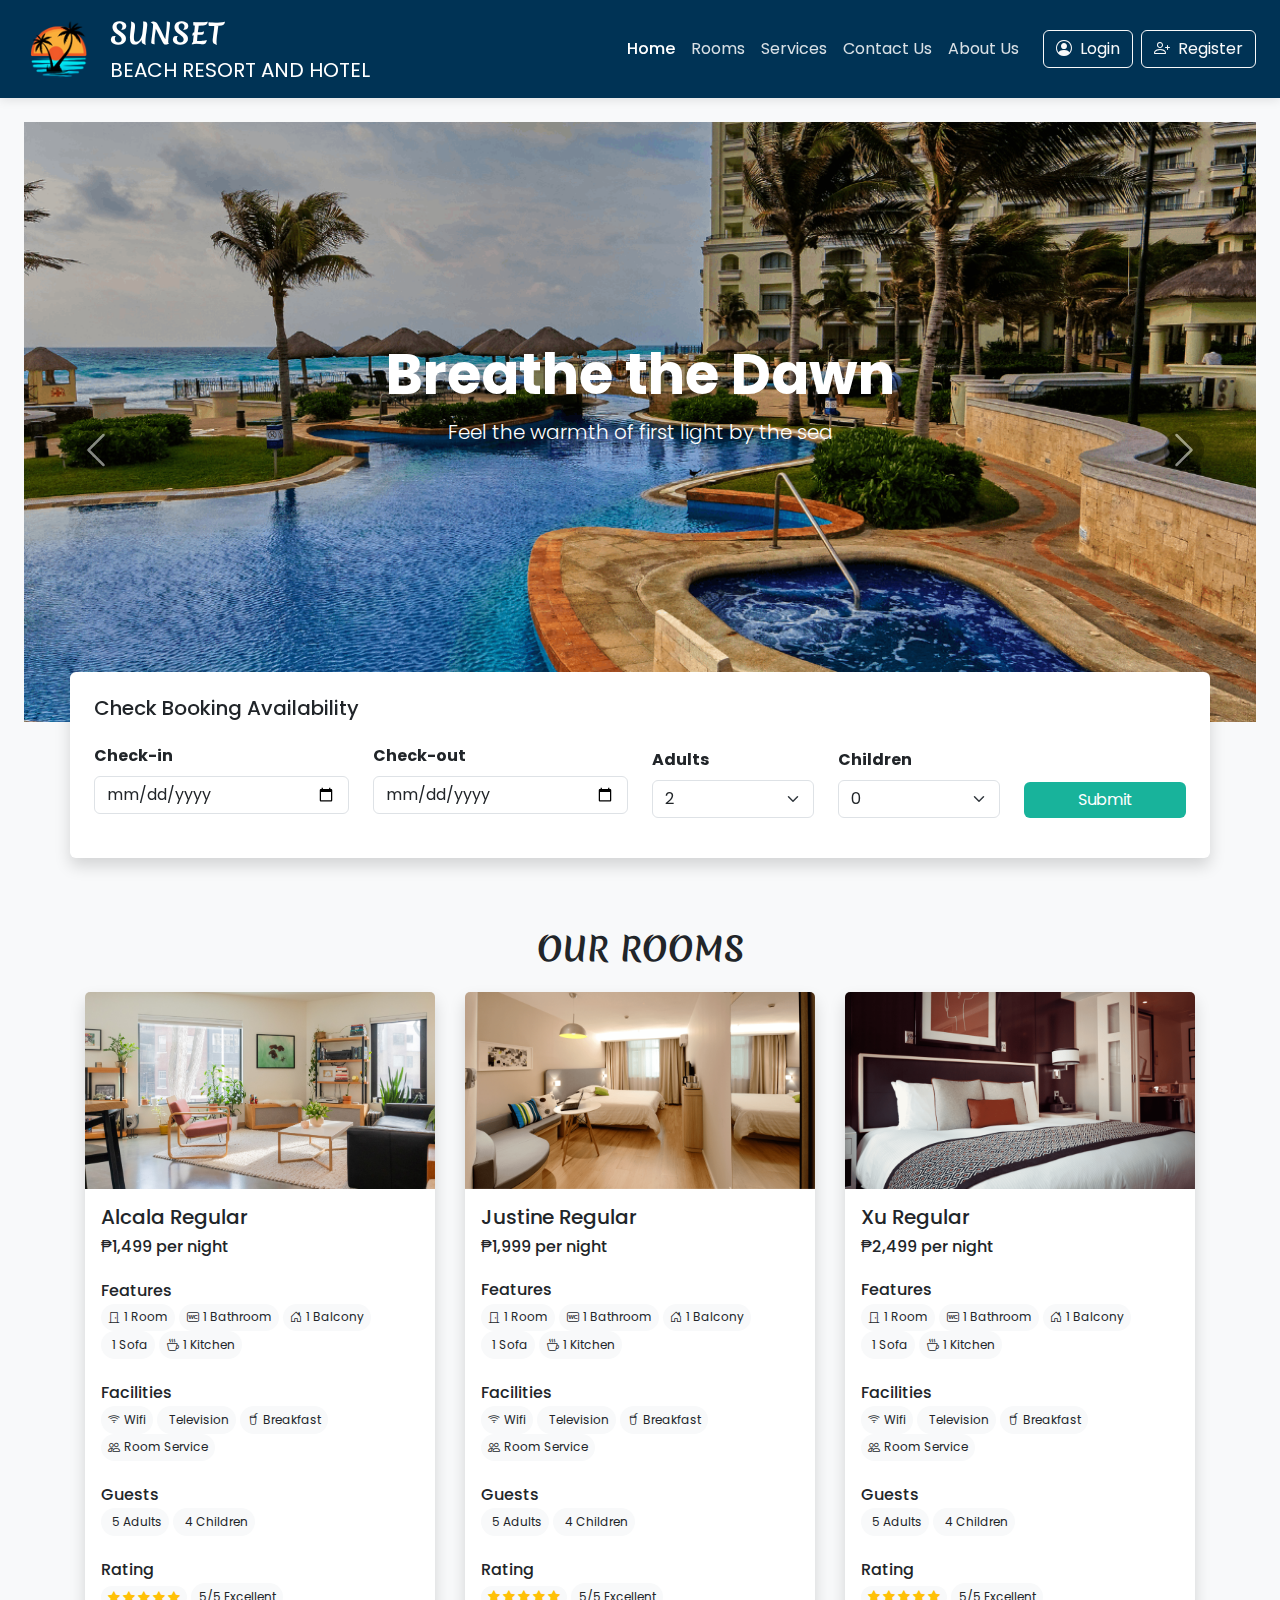
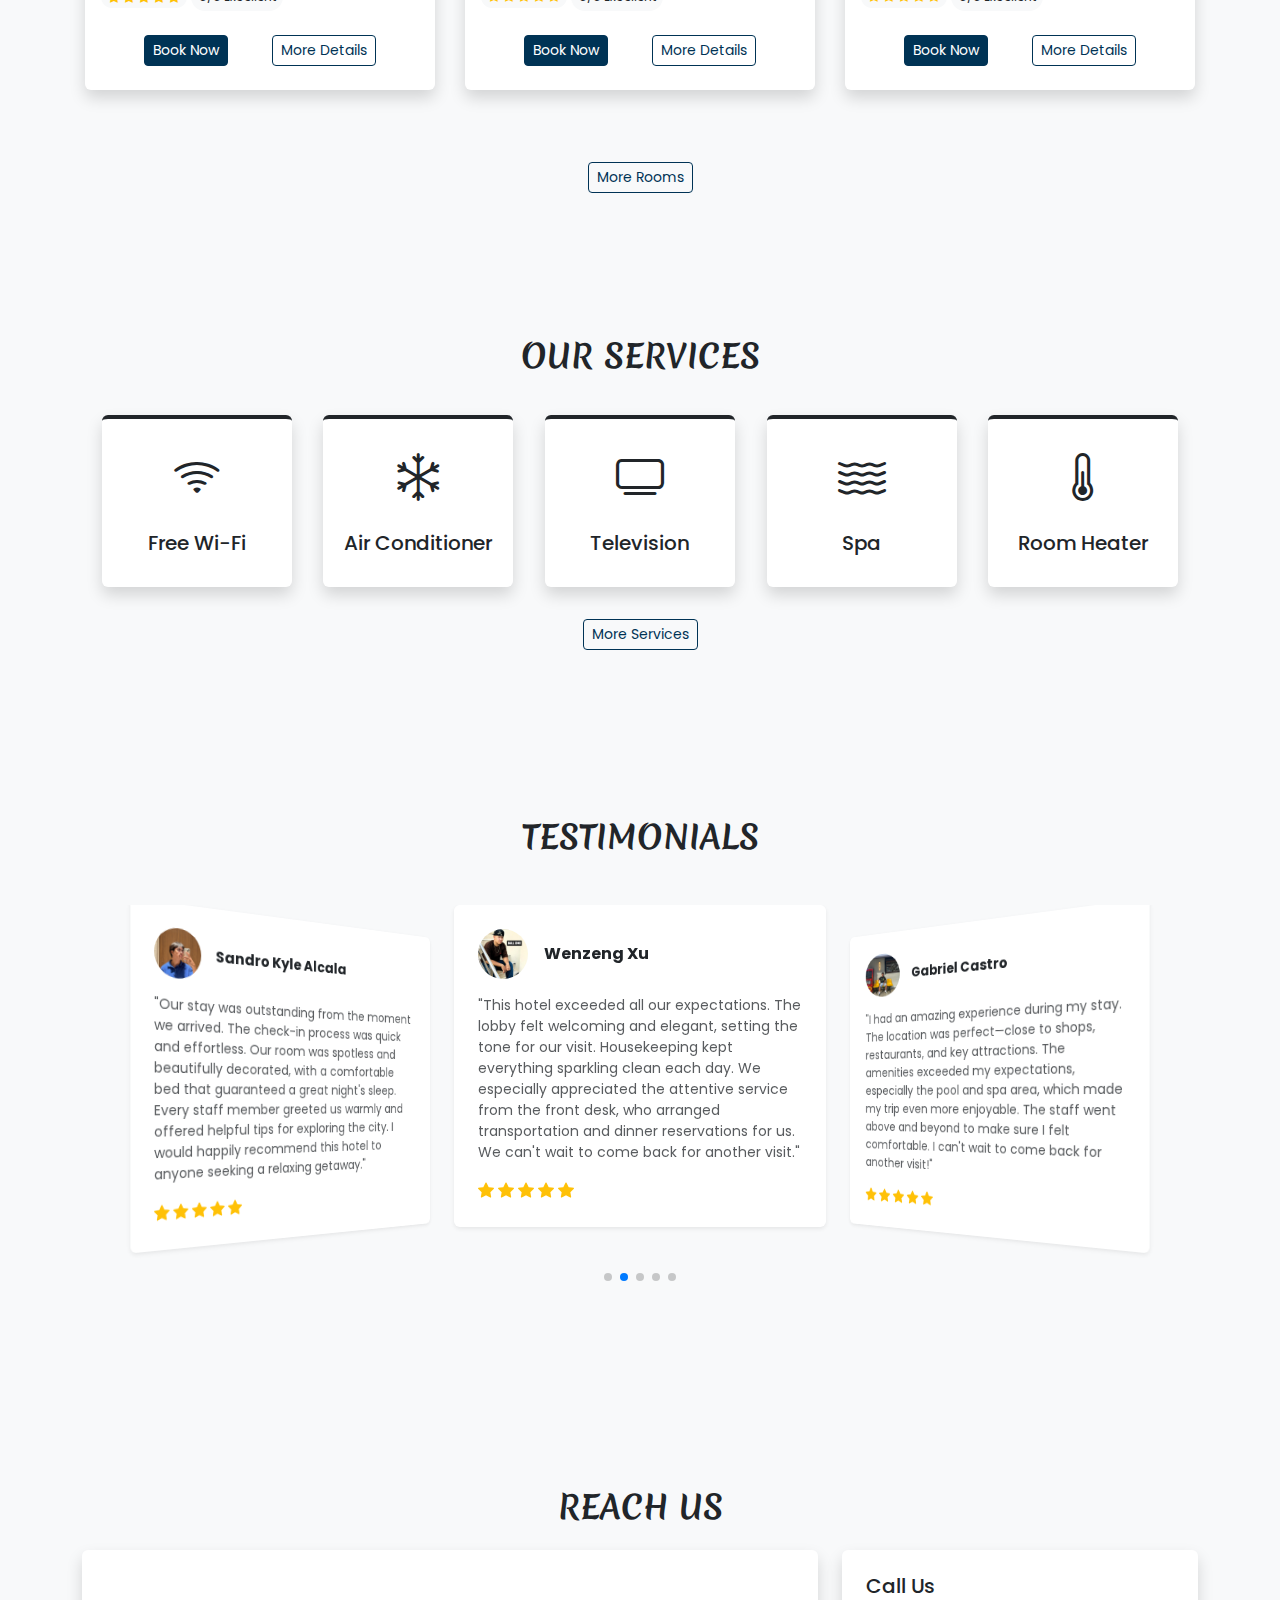
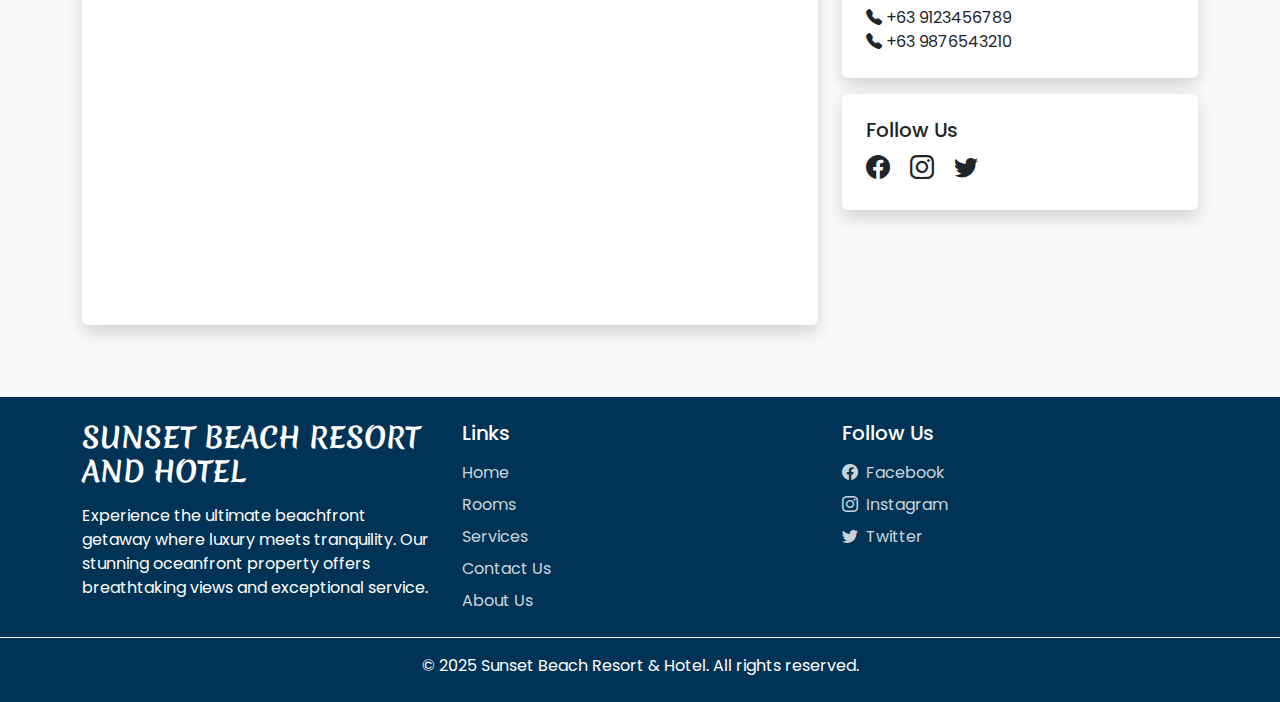
<file: index.html>
<!DOCTYPE html>
<html lang="en">
<head>
    <meta charset="UTF-8">
    <meta name="viewport" content="width=device-width, initial-scale=1.0">
    <title>Sunset Beach Resort and Hotel</title>
    <link href="https://cdn.jsdelivr.net/npm/bootstrap@5.0.2/dist/css/bootstrap.min.css" rel="stylesheet">
    <link rel="stylesheet" href="https://cdn.jsdelivr.net/npm/bootstrap-icons@1.13.1/font/bootstrap-icons.min.css">
    <link href="https://fonts.googleapis.com/css2?family=Merienda:wght@300..900&family=Poppins:wght@400;500;600&display=swap" rel="stylesheet">
    <link rel="icon" type="image/png" href="images/logo.png">
    <link rel="stylesheet" href="https://cdn.jsdelivr.net/npm/swiper@11/swiper-bundle.min.css" />
    <link rel="stylesheet" href="styles.css">
</head>
<body>
    <!-- Header Placeholder -->
    <div id="header-placeholder"></div>

    <!-- HOME PAGE -->
    <!-- Carousel -->
  <div class="container-fluid px-lg-4 mt-4">
  <!-- Swiper -->
  <div class="swiper swiper-container">
    <div class="swiper-wrapper">
      <div class="swiper-slide">
        <img src="images/carousel/1.png" class="w-100 d-block"
             alt="Sunrise Beach Panorama" style="height: 600px; object-fit: cover;">
        <div class="carousel-caption d-flex flex-column justify-content-center h-100">
          <h1 class="display-4 fw-bold text-shadow">Breathe the Dawn</h1>
          <p class="lead">Feel the warmth of first light by the sea</p>
        </div>
      </div>

      <div class="swiper-slide">
        <img src="images/carousel/2.png" class="w-100 d-block"
             alt="Expansive Ocean View" style="height: 600px; object-fit: cover;">
        <div class="carousel-caption d-flex flex-column justify-content-center h-100">
          <h1 class="display-4 fw-bold text-shadow">Horizons of Blue</h1>
          <p class="lead">Where sky and water meet in serenity</p>
        </div>
      </div>

      <div class="swiper-slide">
        <img src="images/carousel/3.png" class="w-100 d-block"
             alt="Resort Pool & Surroundings" style="height: 600px; object-fit: cover;">
        <div class="carousel-caption d-flex flex-column justify-content-center h-100">
          <h1 class="display-4 fw-bold text-shadow">Dive into Luxury</h1>
          <p class="lead">An oasis of calm, crafted for you</p>
        </div>
      </div>

      <div class="swiper-slide">
        <img src="images/carousel/4.png" class="w-100 d-block"
             alt="Sunset Over Water" style="height: 600px; object-fit: cover;">
        <div class="carousel-caption d-flex flex-column justify-content-center h-100">
          <h1 class="display-4 fw-bold text-shadow">Golden Evening Glow</h1>
          <p class="lead">Let the sunset guide your dreams</p>
        </div>
      </div>

      <div class="swiper-slide">
        <img src="images/carousel/5.png" class="w-100 d-block"
             alt="Exotic Garden Path" style="height: 600px; object-fit: cover;">
        <div class="carousel-caption d-flex flex-column justify-content-center h-100">
          <h1 class="display-4 fw-bold text-shadow">Path to Paradise</h1>
          <p class="lead">Wander through lush escapes</p>
        </div>
      </div>

      <div class="swiper-slide">
        <img src="images/carousel/6.png" class="w-100 d-block"
             alt="Tropical Sunset Scene" style="height: 600px; object-fit: cover;">
        <div class="carousel-caption d-flex flex-column justify-content-center h-100">
          <h1 class="display-4 fw-bold text-shadow">Evening Tranquility</h1>
          <p class="lead">Relax in the hues of dusk by the sea</p>
        </div>
      </div>

    </div>
  </div>
</div>



        <!-- Controls -->
        <button class="carousel-control-prev" type="button" data-bs-target="#heroCarousel" data-bs-slide="prev">
            <span class="carousel-control-prev-icon"></span>
        </button>
        <button class="carousel-control-next" type="button" data-bs-target="#heroCarousel" data-bs-slide="next">
            <span class="carousel-control-next-icon"></span>
        </button>
    </div>
</div>

    <!-- Check Availability -->
    <div class="container" style="margin-top: -50px; position: relative; z-index: 2;">
        <div class="row">
            <div class="col-lg-12 bg-white shadow p-4 rounded">
                <h5 class="mb-4">Check Booking Availability</h5>
                <form id="availabilityForm" onsubmit="return handleAvailabilitySubmit(event)">
    <div class="row align-items-end">
        <div class="col-lg-3 mb-3">
            <label class="form-label fw-bold">Check-in</label>
            <input type="date" id="checkinDate" class="form-control shadow-none" required>
            <div id="checkinError" class="error-message"></div>
        </div>
        <div class="col-lg-3 mb-3">
            <label class="form-label fw-bold">Check-out</label>
            <input type="date" id="checkoutDate" class="form-control shadow-none" required>
            <div id="checkoutError" class="error-message"></div>
        </div>
        <div class="col-lg-2 mb-3">
            <label class="form-label fw-bold">Adults</label>
            <select id="adults" class="form-select shadow-none" required>
                <option value="1">1</option>
                <option value="2" selected>2</option>
                <option value="3">3</option>
                <option value="4">4</option>
                <option value="5">5</option>
            </select>
        </div>
        <div class="col-lg-2 mb-3">
            <label class="form-label fw-bold">Children</label>
            <select id="children" class="form-select shadow-none" required>
                <option value="0" selected>0</option>
                <option value="1">1</option>
                <option value="2">2</option>
                <option value="3">3</option>
            </select>
        </div>
        <div class="col-lg-2 mb-3">
            <button type="submit" class="btn custom-bg text-white w-100 shadow-none">Submit</button>
        </div>
    </div>
</form>
            </div>
        </div>
    </div>

     <!-- --- Our Rooms --- -->

<h2 class="mt-5 pt-4 mb-4 text-center fw-bold h-font">OUR ROOMS</h2>

<div class="container">
    <div class="row">
        <div class="col-lg-4 col-md-6 mb-4">
            <div class="card border-0 shadow" style="max-width: 350px; margin: auto;">
                <img src="images/rooms/1.jpg" class="card-img-top">
                <div class="card-body">
                    <h5>Alcala Regular</h5>
                    <h6 class="mb-4">₱1,499 per night</h6>
                    <div class="features mb-4"> 
                        <h6 class="mb-1">Features</h6>
                        <span class="badge rounded-pill bg-light text-dark text-wrap lh-base">
    <i class="bi bi-door-closed me-1"></i>1 Room
</span>
<span class="badge rounded-pill bg-light text-dark text-wrap lh-base">
    <i class="bi bi-badge-wc me-1"></i>1 Bathroom
</span>
<span class="badge rounded-pill bg-light text-dark text-wrap lh-base">
    <i class="bi bi-house-door me-1"></i>1 Balcony
</span>
<span class="badge rounded-pill bg-light text-dark text-wrap lh-base">
    <i class="bi bi-couch me-1"></i>1 Sofa
</span>
<span class="badge rounded-pill bg-light text-dark text-wrap lh-base">
    <i class="bi bi-cup-hot me-1"></i>1 Kitchen
</span>
                    </div>
                    <div class="facilities mb-4">
                        <h6 class="mb-1">Facilities</h6>
                        <span class="badge rounded-pill bg-light text-dark text-wrap lh-base">
                            <i class="bi bi-wifi me-1"></i>Wifi
                        </span>
                        <span class="badge rounded-pill bg-light text-dark text-wrap lh-base">
                            <i class="bi bi-television me-1"></i>Television
                        </span>
                        <span class="badge rounded-pill bg-light text-dark text-wrap lh-base">
                            <i class="bi bi-cup-straw me-1"></i>Breakfast
                        </span>
                        <span class="badge rounded-pill bg-light text-dark text-wrap lh-base">
                            <i class="bi bi-people me-1"></i>Room Service
                        </span>
                    </div>
                    <div class="guests mb-4">
                        <h6 class="mb-1">Guests</h6>
                        <span class="badge rounded-pill bg-light text-dark text-wrap lh-base">
                            <i class="bi bi-adult me-1"></i>5 Adults
                        </span>
                        <span class="badge rounded-pill bg-light text-dark text-wrap lh-base">
                            <i class="bi bi-children me-1"></i>4 Children
                        </span>
                    </div>
                    <div class="rating mb-4">
                        <h6 class="mb-1">Rating</h6>
                        <span class="badge rounded-pill bg-light">
                            <i class="bi bi-star-fill text-warning"></i>
                            <i class="bi bi-star-fill text-warning"></i>
                            <i class="bi bi-star-fill text-warning"></i>
                            <i class="bi bi-star-fill text-warning"></i>
                            <i class="bi bi-star-fill text-warning"></i>
                        </span> 
                        <span class="badge rounded-pill bg-light text-dark text-wrap lh-base">
                            5/5 Excellent
                        </span>
                    </div>
                    <div class="d-flex justify-content-evenly mb-2">
                        <a href="#" class="btn btn-sm btn-primary shadow-none" style="background-color: #003355; border-color: #003355;">Book Now</a>
                        <a href="room_details.html" class="btn btn-sm btn-outline-primary shadow-none" style="color: #003355; border-color: #003355;">More Details</a>
                    </div>
                </div>
            </div>
        </div>
        <div class="col-lg-4 col-md-6 mb-4">
            <div class="card border-0 shadow" style="max-width: 350px; margin: auto;">
                <img src="images/rooms/2.png" class="card-img-top">
                <div class="card-body">
                    <h5>Justine Regular</h5>
                    <h6 class="mb-4">₱1,999 per night</h6>
                    <div class="features mb-4"> 
                        <h6 class="mb-1">Features</h6>
                          <span class="badge rounded-pill bg-light text-dark text-wrap lh-base">
    <i class="bi bi-door-closed me-1"></i>1 Room
</span>
<span class="badge rounded-pill bg-light text-dark text-wrap lh-base">
    <i class="bi bi-badge-wc me-1"></i>1 Bathroom
</span>
<span class="badge rounded-pill bg-light text-dark text-wrap lh-base">
    <i class="bi bi-house-door me-1"></i>1 Balcony
</span>
<span class="badge rounded-pill bg-light text-dark text-wrap lh-base">
    <i class="bi bi-couch me-1"></i>1 Sofa
</span>
<span class="badge rounded-pill bg-light text-dark text-wrap lh-base">
    <i class="bi bi-cup-hot me-1"></i>1 Kitchen
</span>
                    </div>
                    <div class="facilities mb-4"> 
                        <h6 class="mb-1">Facilities</h6>
                        <span class="badge rounded-pill bg-light text-dark text-wrap lh-base">
                            <i class="bi bi-wifi me-1"></i>Wifi
                        </span>
                        <span class="badge rounded-pill bg-light text-dark text-wrap lh-base">
                            <i class="bi bi-television me-1"></i>Television
                        </span>
                        <span class="badge rounded-pill bg-light text-dark text-wrap lh-base">
                            <i class="bi bi-cup-straw me-1"></i>Breakfast
                        </span>
                        <span class="badge rounded-pill bg-light text-dark text-wrap lh-base">
                            <i class="bi bi-people me-1"></i>Room Service
                        </span>
                    </div>
                    <div class="guests mb-4"> 
                        <h6 class="mb-1">Guests</h6>
                        <span class="badge rounded-pill bg-light text-dark text-wrap lh-base">
                            <i class="bi bi-adult me-1"></i>5 Adults
                        </span>
                        <span class="badge rounded-pill bg-light text-dark text-wrap lh-base">
                            <i class="bi bi-children me-1"></i>4 Children
                        </span>
                    </div>
                    <div class="rating mb-4"> 
                        <h6 class="mb-1">Rating</h6>
                        <span class="badge rounded-pill bg-light">
                            <i class="bi bi-star-fill text-warning"></i>
                            <i class="bi bi-star-fill text-warning"></i>
                            <i class="bi bi-star-fill text-warning"></i>
                            <i class="bi bi-star-fill text-warning"></i>
                            <i class="bi bi-star-fill text-warning"></i>
                        </span>
                        <span class="badge rounded-pill bg-light text-dark text-wrap lh-base">
                            5/5 Excellent
                        </span>
                    </div>
                    <div class="d-flex justify-content-evenly mb-2">
                        <a href="#" class="btn btn-sm btn-primary shadow-none" style="background-color: #003355; border-color: #003355;">Book Now</a>
                        <a href="room_details.html" class="btn btn-sm btn-outline-primary shadow-none" style="color: #003355; border-color: #003355;">More Details</a>  
                    </div>
                </div>
            </div>
        </div>
        <div class="col-lg-4 col-md-6 mb-4">
            <div class="card border-0 shadow" style="max-width: 350px; margin: auto;">
                <img src="images/rooms/3.png" class="card-img-top">
                <div class="card-body">
                    <h5>Xu Regular</h5>
                    <h6 class="mb-4">₱2,499 per night</h6>
                    <div class="features mb-4">
                        <h6 class="mb-1">Features</h6>
                          <span class="badge rounded-pill bg-light text-dark text-wrap lh-base">
    <i class="bi bi-door-closed me-1"></i>1 Room
</span>
<span class="badge rounded-pill bg-light text-dark text-wrap lh-base">
    <i class="bi bi-badge-wc me-1"></i>1 Bathroom
</span>
<span class="badge rounded-pill bg-light text-dark text-wrap lh-base">
    <i class="bi bi-house-door me-1"></i>1 Balcony
</span>
<span class="badge rounded-pill bg-light text-dark text-wrap lh-base">
    <i class="bi bi-couch me-1"></i>1 Sofa
</span>
<span class="badge rounded-pill bg-light text-dark text-wrap lh-base">
    <i class="bi bi-cup-hot me-1"></i>1 Kitchen
</span>
                    </div>
                    <div class="facilities mb-4"> 
                        <h6 class="mb-1">Facilities</h6>
                        <span class="badge rounded-pill bg-light text-dark text-wrap lh-base">
                            <i class="bi bi-wifi me-1"></i>Wifi
                        </span>
                        <span class="badge rounded-pill bg-light text-dark text-wrap lh-base">
                            <i class="bi bi-television me-1"></i>Television
                        </span>
                        <span class="badge rounded-pill bg-light text-dark text-wrap lh-base">
                            <i class="bi bi-cup-straw me-1"></i>Breakfast
                        </span>
                        <span class="badge rounded-pill bg-light text-dark text-wrap lh-base">
                            <i class="bi bi-people me-1"></i>Room Service
                        </span>
                    </div>

                    <div class="guests mb-4"> 
                        <h6 class="mb-1">Guests</h6>
                        <span class="badge rounded-pill bg-light text-dark text-wrap lh-base">
                            <i class="bi bi-adult me-1"></i>5 Adults
                        </span>
                        <span class="badge rounded-pill bg-light text-dark text-wrap lh-base">
                            <i class="bi bi-children me-1"></i>4 Children
                        </span>
                    </div>
                    <div class="rating mb-4">
                        <h6 class="mb-1">Rating</h6>
                        <span class="badge rounded-pill bg-light">
                            <i class="bi bi-star-fill text-warning"></i>
                            <i class="bi bi-star-fill text-warning"></i>
                            <i class="bi bi-star-fill text-warning"></i>
                            <i class="bi bi-star-fill text-warning"></i>
                            <i class="bi bi-star-fill text-warning"></i>
                        </span>
                        <span class="badge rounded-pill bg-light text-dark text-wrap lh-base">
                            5/5 Excellent
                        </span>
                    </div>
                    <div class="d-flex justify-content-evenly mb-2">
                        <a href="#" class="btn btn-sm btn-primary shadow-none" style="background-color: #003355; border-color: #003355;">Book Now</a>
                        <a href="room_details.html" class="btn btn-sm btn-outline-primary shadow-none" style="color: #003355; border-color: #003355;">More Details</a>
                        </div>
                </div>
            </div>
          </div>
          <div class="col-lg-12 text-center mt-5">
              <a href="rooms.html" class="btn btn-sm btn-outline-dark shadow-none" style="color: #003355; border-color: #003355;">More Rooms</a>
            </div>
        </div>
    </div>    


    <!-- Our Services Preview -->
    <section class="my-5 pt-4">
        <h2 class="mt-5 pt-4 mb-4 text-center fw-bold h-font">OUR SERVICES</h2>
        <div class="container">
            <div class="row justify-content-evenly px-lg-0 px-md-0 px-5">
                <div class="col-lg-2 col-md-2 col-6 text-center bg-white rounded shadow py-4 my-3 pop border-top border-4 border-dark">
                    <i class="bi bi-wifi" style="font-size: 3rem;"></i>
                    <h5 class="mt-3">Free Wi-Fi</h5>
                </div>
                <div class="col-lg-2 col-md-2 col-6 text-center bg-white rounded shadow py-4 my-3 pop border-top border-4 border-dark">
                    <i class="bi bi-snow" style="font-size: 3rem;"></i>
                    <h5 class="mt-3">Air Conditioner</h5>
                </div>
                <div class="col-lg-2 col-md-2 col-6 text-center bg-white rounded shadow py-4 my-3 pop border-top border-4 border-dark">
                    <i class="bi bi-tv" style="font-size: 3rem;"></i>
                    <h5 class="mt-3">Television</h5>
                </div>
                <div class="col-lg-2 col-md-2 col-6 text-center bg-white rounded shadow py-4 my-3 pop border-top border-4 border-dark">
                    <i class="bi bi-water" style="font-size: 3rem;"></i>
                    <h5 class="mt-3">Spa</h5>
                </div>
                <div class="col-lg-2 col-md-2 col-6 text-center bg-white rounded shadow py-4 my-3 pop border-top border-4 border-dark">
                    <i class="bi bi-thermometer-half" style="font-size: 3rem;"></i>
                    <h5 class="mt-3">Room Heater</h5>
                </div>
                 <div class="col-lg-12 text-center mt-3">
      <a href="services.html" class="btn btn-sm btn-outline-dark shadow-none" style="color: #003355; border-color: #003355;">More Services</a>
    </div>
            </div>
        </div>
    </section>

    <!-- Testimonials Section -->
    <section class="my-5 py-5" style="background-color: #f8f9fa;">
        <div class="container">
            <h2 class="mt-5 pt-4 mb-5 text-center fw-bold h-font">TESTIMONIALS</h2>
            
            <div class="swiper swiper-testimonial">
                <div class="swiper-wrapper pb-5">
                    <!-- Slide 1 -->
                    <div class="swiper-slide">
                        <div class="card border-0 shadow-sm h-100">
                            <div class="card-body p-4">
                                <div class="d-flex align-items-center mb-3">
                                    <img src="images/features/kyle.jpg" alt="Sandro Kyle Alcala" class="rounded-circle me-3" style="width: 50px; height: 50px; object-fit: cover;">
                                    <h6 class="mb-0 fw-bold">Sandro Kyle Alcala</h6>
                                </div>
                                <p class="text-muted small mb-3">
                                    "Our stay was outstanding from the moment we arrived. The check-in process was quick and effortless. Our room was spotless and beautifully decorated, with a comfortable bed that guaranteed a great night's sleep. Every staff member greeted us warmly and offered helpful tips for exploring the city. I would happily recommend this hotel to anyone seeking a relaxing getaway."
                                </p>
                                <div class="text-warning">
                                    <i class="bi bi-star-fill"></i>
                                    <i class="bi bi-star-fill"></i>
                                    <i class="bi bi-star-fill"></i>
                                    <i class="bi bi-star-fill"></i>
                                    <i class="bi bi-star-fill"></i>
                                </div>
                            </div>
                        </div>
                    </div>

                    <!-- Slide 2 -->
                    <div class="swiper-slide">
                        <div class="card border-0 shadow-sm h-100">
                            <div class="card-body p-4">
                                <div class="d-flex align-items-center mb-3">
                                      <img src="images/features/xu.jpg" alt="Wenzeng Xu" class="rounded-circle me-3" style="width: 50px; height: 50px; object-fit: cover;">
                                    <h6 class="mb-0 fw-bold">Wenzeng Xu</h6>
                                </div>
                                <p class="text-muted small mb-3">
                                    "This hotel exceeded all our expectations. The lobby felt welcoming and elegant, setting the tone for our visit. Housekeeping kept everything sparkling clean each day. We especially appreciated the attentive service from the front desk, who arranged transportation and dinner reservations for us. We can't wait to come back for another visit."
                                </p>
                                <div class="text-warning">
                                    <i class="bi bi-star-fill"></i>
                                    <i class="bi bi-star-fill"></i>
                                    <i class="bi bi-star-fill"></i>
                                    <i class="bi bi-star-fill"></i>
                                    <i class="bi bi-star-fill"></i>
                                </div>
                            </div>
                        </div>
                    </div>

                    <!-- Slide 3 -->
                    <div class="swiper-slide">
                        <div class="card border-0 shadow-sm h-100">
                            <div class="card-body p-4">
                                <div class="d-flex align-items-center mb-3">
                                     <img src="images/features/gab.jpg" alt="Gabriel Castro" class="rounded-circle me-3" style="width: 50px; height: 50px; object-fit: cover;">
                                    <h6 class="mb-0 fw-bold">Gabriel Castro</h6>
                                </div>
                                <p class="text-muted small mb-3">
                                    "I had an amazing experience during my stay. The location was perfect—close to shops, restaurants, and key attractions. The amenities exceeded my expectations, especially the pool and spa area, which made my trip even more enjoyable. The staff went above and beyond to make sure I felt comfortable. I can't wait to come back for another visit!"
                                </p>
                                <div class="text-warning">
                                    <i class="bi bi-star-fill"></i>
                                    <i class="bi bi-star-fill"></i>
                                    <i class="bi bi-star-fill"></i>
                                    <i class="bi bi-star-fill"></i>
                                    <i class="bi bi-star-fill"></i>
                                </div>
                            </div>
                        </div>
                    </div>

                    <!-- Slide 4 -->
                    <div class="swiper-slide">
                        <div class="card border-0 shadow-sm h-100">
                            <div class="card-body p-4">
                                <div class="d-flex align-items-center mb-3">
                                      <img src="images/features/mat.jpg" alt="Maria Santos" class="rounded-circle me-3" style="width: 50px; height: 50px; object-fit: cover;">
                                    <h6 class="mb-0 fw-bold">Matthew Lafuente</h6>
                                </div>
                                <p class="text-muted small mb-3">
                                    "Wonderful experience! The resort offers everything you need for a perfect vacation. The beach is pristine, the food is delicious, and the staff is incredibly friendly. Highly recommended!"
                                </p>
                                <div class="text-warning">
                                    <i class="bi bi-star-fill"></i>
                                    <i class="bi bi-star-fill"></i>
                                    <i class="bi bi-star-fill"></i>
                                    <i class="bi bi-star-fill"></i>
                                    <i class="bi bi-star-fill"></i>
                                </div>
                            </div>
                        </div>
                    </div>

                    <!-- Slide 5 -->
                    <div class="swiper-slide">
                        <div class="card border-0 shadow-sm h-100">
                            <div class="card-body p-4">
                                <div class="d-flex align-items-center mb-3">
                                     <img src="images/features/AC.jpg" alt="John Reyes" class="rounded-circle me-3" style="width: 50px; height: 50px; object-fit: cover;">
                                    <h6 class="mb-0 fw-bold">Anna Ramos</h6>
                                </div>
                                <p class="text-muted small mb-3">
                                    "Best resort experience ever! From the moment we checked in to the moment we left, everything was perfect. The rooms are spacious and comfortable, and the ocean view is breathtaking. Will definitely return!"
                                </p>
                                <div class="text-warning">
                                    <i class="bi bi-star-fill"></i>
                                    <i class="bi bi-star-fill"></i>
                                    <i class="bi bi-star-fill"></i>
                                    <i class="bi bi-star-fill"></i>
                                    <i class="bi bi-star-fill"></i>
                                </div>
                            </div>
                        </div>
                        
                    </div>
                </div>
                
                <!-- Pagination Dots -->
                <div class="swiper-pagination"></div>
            </div>
        </div>
    </section>

    <!-- Reach Us -->
    <section class="my-5 pt-4">
        <h2 class="mt-5 pt-4 mb-4 text-center fw-bold h-font">REACH US</h2>
        <div class="container">
            <div class="row">
                <div class="col-lg-8 mb-4">
                    <div class="bg-white p-4 rounded shadow">
                        <iframe class="w-100 rounded" height="320" src="https://www.google.com/maps/embed?pb=!1m18!1m12!1m3!1d3862.195598470778!2d120.97830537510482!3d14.530801585947335!2m3!1f0!2f0!3f0!3m2!1i1024!2i768!4f13.1!3m3!1m2!1s0x3397cb3444b5672b%3A0xe6c66549896c0362!2sNational%20University%20MOA!5e0!3m2!1sen!2sph!4v1758474517093!5m2!1sen!2sph" loading="lazy"></iframe>
                    </div>
                </div>
                <div class="col-lg-4 mb-4">
                    <div class="bg-white p-4 rounded shadow mb-3">
                        <h5>Call Us</h5>
                        <p class="mb-0"><i class="bi bi-telephone-fill"></i> +63 9123456789<br>
                        <i class="bi bi-telephone-fill"></i> +63 9876543210</p>
                    </div>
                    <div class="bg-white p-4 rounded shadow">
                        <h5>Follow Us</h5>
                        <a href="#" class="text-dark me-3"><i class="bi bi-facebook fs-4"></i></a>
                        <a href="#" class="text-dark me-3"><i class="bi bi-instagram fs-4"></i></a>
                        <a href="#" class="text-dark"><i class="bi bi-twitter fs-4"></i></a>
                    </div>
                </div>
            </div>
        </div>
    </section>

    <!-- Footer Placeholder -->
    <div id="footer-placeholder"></div>

    <!-- Scripts -->
    <script src="https://cdn.jsdelivr.net/npm/swiper@11/swiper-bundle.min.js"></script>
    <script src="https://cdn.jsdelivr.net/npm/bootstrap@5.0.2/dist/js/bootstrap.bundle.min.js"></script>
    <script src="loadComponents.js"></script>
    <script src="app.js"></script>

    <script>
        const today = new Date().toISOString().split('T')[0];
        document.getElementById('checkinDate').setAttribute('min', today);
        document.getElementById('checkoutDate').setAttribute('min', today);

        document.getElementById('checkinDate').addEventListener('change', function() {
            const checkinDate = this.value;
            document.getElementById('checkoutDate').setAttribute('min', checkinDate);
            document.getElementById('checkinError').textContent = '';
        });

        document.getElementById('checkoutDate').addEventListener('change', function() {
            document.getElementById('checkoutError').textContent = '';
        });

        function handleAvailabilitySubmit(event) {
            event.preventDefault();
            
            const checkin = document.getElementById('checkinDate').value;
            const checkout = document.getElementById('checkoutDate').value;
            const adults = document.getElementById('adults').value;
            const children = document.getElementById('children').value;
            
            document.getElementById('checkinError').textContent = '';
            document.getElementById('checkoutError').textContent = '';
            
            if (!checkin) {
                document.getElementById('checkinError').textContent = 'Please select a check-in date';
                return false;
            }
            
            if (!checkout) {
                document.getElementById('checkoutError').textContent = 'Please select a check-out date';
                return false;
            }
            
            const checkinDate = new Date(checkin);
            const checkoutDate = new Date(checkout);
            const todayDate = new Date(today);
            
            if (checkinDate < todayDate) {
                document.getElementById('checkinError').textContent = 'Check-in date cannot be in the past';
                return false;
            }
            
            if (checkoutDate <= checkinDate) {
                document.getElementById('checkoutError').textContent = 'Check-out must be after check-in date';
                return false;
            }
            
            const days = Math.ceil((checkoutDate - checkinDate) / (1000 * 60 * 60 * 24));
            
            if (days < 1) {
                document.getElementById('checkoutError').textContent = 'Minimum stay is 1 night';
                return false;
            }
            
            const bookingData = {
                checkin: checkin,
                checkout: checkout,
                adults: adults,
                children: children,
                days: days,
                totalGuests: parseInt(adults) + parseInt(children)
            };
            
            sessionStorage.setItem('bookingData', JSON.stringify(bookingData));
            window.location.href = 'rooms.html';
            
            return false;
        }
    </script>

    
    <script>
        // Initialize Swiper Testimonials
        var swiper = new Swiper(".swiper-container", {
        spaceBetween: 30,
        effect: "fade",
        loop: true,
        autoplay: {   
            delay: 3500,
            disableOnInteraction: false,
        },
      });

        var swiper = new Swiper(".swiper-testimonial", {
            
            effect: "coverflow",
            grabCursor: true,
            centeredSlides: true,
            initialSlide: 1,
            slidesPerView: "auto",
            coverflowEffect: {
                rotate: 50,
                stretch: 0,
                depth: 100,
                modifier: 1,
                slideShadows: false,
            },
            pagination: {
                el: ".swiper-pagination",
                clickable: true,
            },
            breakpoints: {
                320: {
                    slidesPerView: 1,
                },
                640: {
                    slidesPerView: 1,
                },
                768: {
                    slidesPerView: 2,
                },
                1024: {
                    slidesPerView: 3,
                },
            }
        });
    </script>
</body>
</html>
</file>
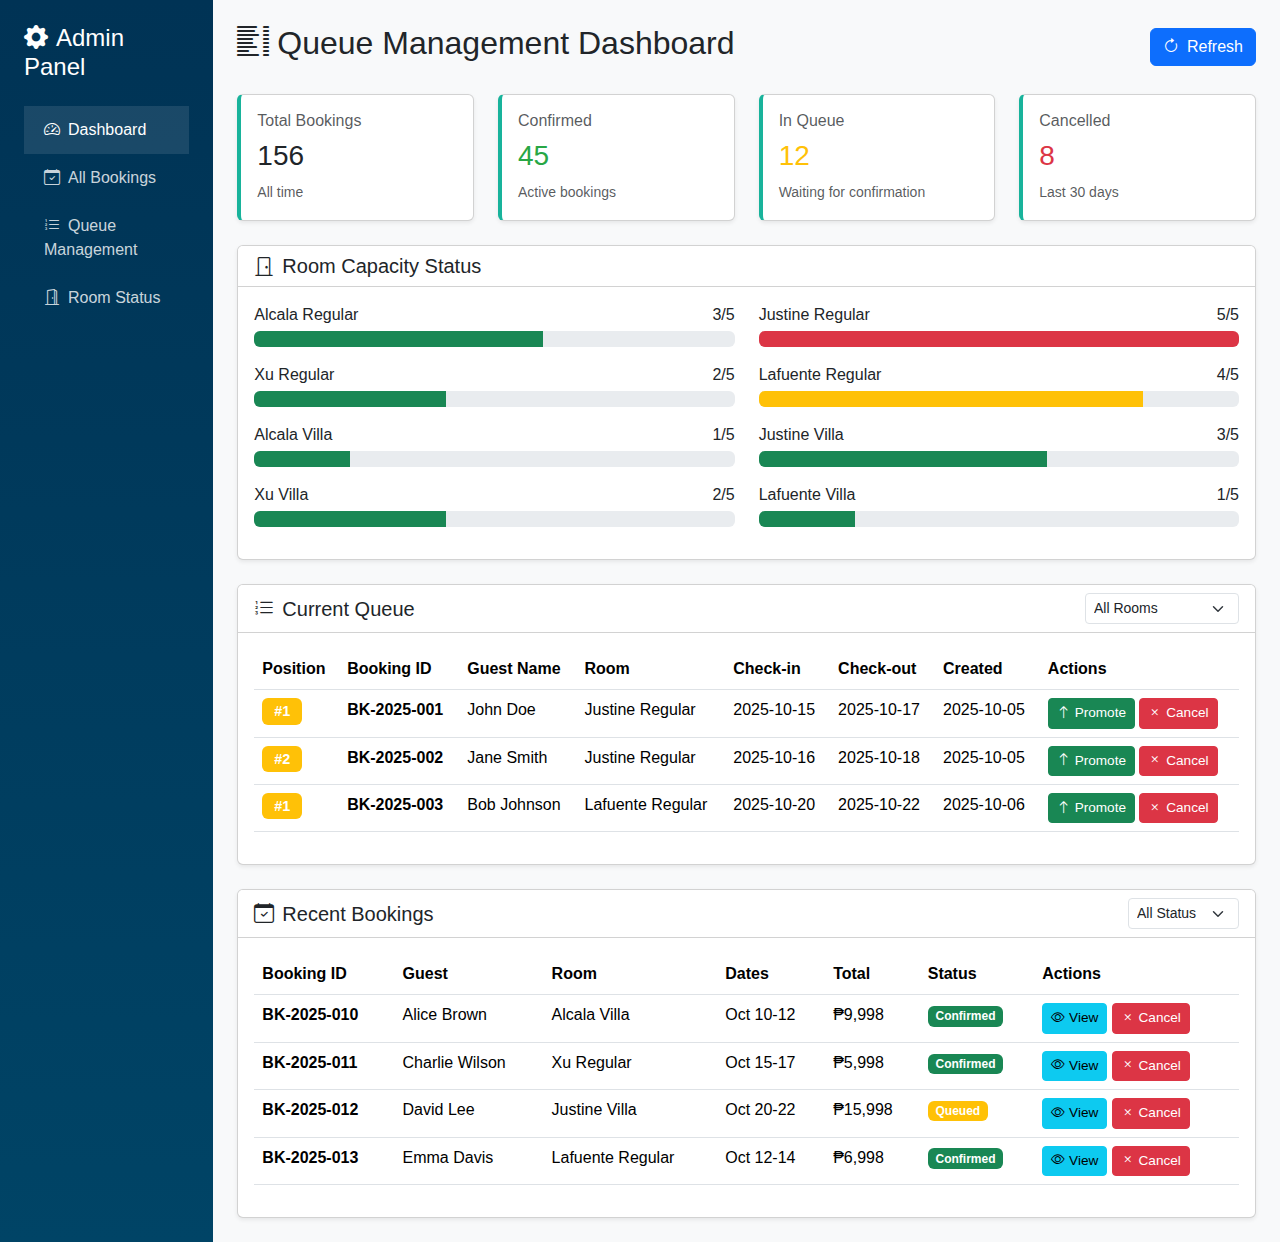
<file: admin.html>
<!DOCTYPE html>
<html lang="en">
<head>
    <meta charset="UTF-8">
    <meta name="viewport" content="width=device-width, initial-scale=1.0">
    <title>Queue Management - Admin Dashboard</title>
    <link href="https://cdn.jsdelivr.net/npm/bootstrap@5.0.2/dist/css/bootstrap.min.css" rel="stylesheet">
    <link rel="stylesheet" href="https://cdn.jsdelivr.net/npm/bootstrap-icons@1.13.1/font/bootstrap-icons.min.css">
    <style>
        :root {
            --primary-color: #003355;
            --secondary-color: #18b39b;
            --accent-color: #f34208;
        }
        
        body {
            font-family: 'Segoe UI', Tahoma, Geneva, Verdana, sans-serif;
            background-color: #f8f9fa;
        }
        
        .sidebar {
            min-height: 100vh;
            background: linear-gradient(180deg, var(--primary-color) 0%, #004466 100%);
            color: white;
        }
        
        .sidebar .nav-link {
            color: rgba(255,255,255,0.8);
            padding: 12px 20px;
            transition: all 0.3s;
        }
        
        .sidebar .nav-link:hover, .sidebar .nav-link.active {
            background-color: rgba(255,255,255,0.1);
            color: white;
        }
        
        .stat-card {
            border-left: 4px solid var(--secondary-color);
            transition: transform 0.2s;
        }
        
        .stat-card:hover {
            transform: translateY(-5px);
        }
        
        .queue-badge {
            font-size: 0.9rem;
            padding: 6px 12px;
        }
        
        .table-hover tbody tr:hover {
            background-color: #f1f3f5;
        }
        
        .status-confirmed { color: #28a745; }
        .status-queued { color: #ffc107; }
        .status-cancelled { color: #dc3545; }
        
        .action-btn {
            padding: 4px 8px;
            font-size: 0.85rem;
        }
    </style>
</head>
<body>
    <div class="container-fluid">
        <div class="row">
            <!-- Sidebar -->
            <div class="col-md-2 sidebar p-0">
                <div class="p-4">
                    <h4 class="mb-4"><i class="bi bi-gear-fill me-2"></i>Admin Panel</h4>
                    <ul class="nav flex-column">
                        <li class="nav-item">
                            <a class="nav-link active" href="#dashboard">
                                <i class="bi bi-speedometer2 me-2"></i>Dashboard
                            </a>
                        </li>
                        <li class="nav-item">
                            <a class="nav-link" href="#bookings">
                                <i class="bi bi-calendar-check me-2"></i>All Bookings
                            </a>
                        </li>
                        <li class="nav-item">
                            <a class="nav-link" href="#queue">
                                <i class="bi bi-list-ol me-2"></i>Queue Management
                            </a>
                        </li>
                        <li class="nav-item">
                            <a class="nav-link" href="#rooms">
                                <i class="bi bi-door-open me-2"></i>Room Status
                            </a>
                        </li>
                    </ul>
                </div>
            </div>

            <!-- Main Content -->
            <div class="col-md-10 p-4">
                <div class="d-flex justify-content-between align-items-center mb-4">
                    <h2><i class="bi bi-list-columns me-2"></i>Queue Management Dashboard</h2>
                    <button class="btn btn-primary" onclick="refreshData()">
                        <i class="bi bi-arrow-clockwise me-2"></i>Refresh
                    </button>
                </div>

                <!-- Statistics Cards -->
                <div class="row mb-4">
                    <div class="col-md-3">
                        <div class="card stat-card shadow-sm">
                            <div class="card-body">
                                <h6 class="text-muted">Total Bookings</h6>
                                <h3 id="totalBookings">0</h3>
                                <small class="text-muted">All time</small>
                            </div>
                        </div>
                    </div>
                    <div class="col-md-3">
                        <div class="card stat-card shadow-sm">
                            <div class="card-body">
                                <h6 class="text-muted">Confirmed</h6>
                                <h3 id="confirmedBookings" class="status-confirmed">0</h3>
                                <small class="text-muted">Active bookings</small>
                            </div>
                        </div>
                    </div>
                    <div class="col-md-3">
                        <div class="card stat-card shadow-sm">
                            <div class="card-body">
                                <h6 class="text-muted">In Queue</h6>
                                <h3 id="queuedBookings" class="status-queued">0</h3>
                                <small class="text-muted">Waiting for confirmation</small>
                            </div>
                        </div>
                    </div>
                    <div class="col-md-3">
                        <div class="card stat-card shadow-sm">
                            <div class="card-body">
                                <h6 class="text-muted">Cancelled</h6>
                                <h3 id="cancelledBookings" class="status-cancelled">0</h3>
                                <small class="text-muted">Last 30 days</small>
                            </div>
                        </div>
                    </div>
                </div>

                <!-- Room Capacity Overview -->
                <div class="card shadow-sm mb-4">
                    <div class="card-header bg-white">
                        <h5 class="mb-0"><i class="bi bi-door-closed me-2"></i>Room Capacity Status</h5>
                    </div>
                    <div class="card-body">
                        <div id="roomCapacityContainer" class="row"></div>
                    </div>
                </div>

                <!-- Queue Management Table -->
                <div class="card shadow-sm mb-4">
                    <div class="card-header bg-white d-flex justify-content-between align-items-center">
                        <h5 class="mb-0"><i class="bi bi-list-ol me-2"></i>Current Queue</h5>
                        <div>
                            <select id="filterRoom" class="form-select form-select-sm" onchange="filterQueue()">
                                <option value="">All Rooms</option>
                            </select>
                        </div>
                    </div>
                    <div class="card-body">
                        <div class="table-responsive">
                            <table class="table table-hover">
                                <thead>
                                    <tr>
                                        <th>Position</th>
                                        <th>Booking ID</th>
                                        <th>Guest Name</th>
                                        <th>Room</th>
                                        <th>Check-in</th>
                                        <th>Check-out</th>
                                        <th>Created</th>
                                        <th>Actions</th>
                                    </tr>
                                </thead>
                                <tbody id="queueTableBody">
                                    <tr>
                                        <td colspan="8" class="text-center">Loading...</td>
                                    </tr>
                                </tbody>
                            </table>
                        </div>
                    </div>
                </div>

                <!-- All Bookings Table -->
                <div class="card shadow-sm">
                    <div class="card-header bg-white d-flex justify-content-between align-items-center">
                        <h5 class="mb-0"><i class="bi bi-calendar-check me-2"></i>Recent Bookings</h5>
                        <div>
                            <select id="filterStatus" class="form-select form-select-sm" onchange="filterBookings()">
                                <option value="">All Status</option>
                                <option value="Confirmed">Confirmed</option>
                                <option value="Queued">Queued</option>
                                <option value="Cancelled">Cancelled</option>
                            </select>
                        </div>
                    </div>
                    <div class="card-body">
                        <div class="table-responsive">
                            <table class="table table-hover">
                                <thead>
                                    <tr>
                                        <th>Booking ID</th>
                                        <th>Guest</th>
                                        <th>Room</th>
                                        <th>Dates</th>
                                        <th>Total</th>
                                        <th>Status</th>
                                        <th>Actions</th>
                                    </tr>
                                </thead>
                                <tbody id="bookingsTableBody">
                                    <tr>
                                        <td colspan="7" class="text-center">Loading...</td>
                                    </tr>
                                </tbody>
                            </table>
                        </div>
                    </div>
                </div>
            </div>
        </div>
    </div>

    <script src="https://cdn.jsdelivr.net/npm/bootstrap@5.0.2/dist/js/bootstrap.bundle.min.js"></script>
    <script>
        // Mock data - Replace with actual API calls
        let allBookings = [];
        let queueData = [];
        let roomsData = [];

        async function loadDashboardData() {
            // Simulate API call
            // In production, replace with actual API endpoints
            
            // Mock statistics
            document.getElementById('totalBookings').textContent = '156';
            document.getElementById('confirmedBookings').textContent = '45';
            document.getElementById('queuedBookings').textContent = '12';
            document.getElementById('cancelledBookings').textContent = '8';
            
            // Load rooms
            loadRoomCapacity();
            
            // Load queue
            loadQueueData();
            
            // Load all bookings
            loadAllBookings();
        }

        function loadRoomCapacity() {
            const rooms = [
                { id: 1, name: 'Alcala Regular', capacity: 5, booked: 3 },
                { id: 2, name: 'Justine Regular', capacity: 5, booked: 5 },
                { id: 3, name: 'Xu Regular', capacity: 5, booked: 2 },
                { id: 4, name: 'Lafuente Regular', capacity: 5, booked: 4 },
                { id: 5, name: 'Alcala Villa', capacity: 5, booked: 1 },
                { id: 6, name: 'Justine Villa', capacity: 5, booked: 3 },
                { id: 7, name: 'Xu Villa', capacity: 5, booked: 2 },
                { id: 8, name: 'Lafuente Villa', capacity: 5, booked: 1 }
            ];
            
            const container = document.getElementById('roomCapacityContainer');
            const filterRoom = document.getElementById('filterRoom');
            
            container.innerHTML = rooms.map(room => {
                const percentage = (room.booked / room.capacity) * 100;
                const progressClass = percentage >= 100 ? 'bg-danger' : percentage >= 80 ? 'bg-warning' : 'bg-success';
                
                filterRoom.innerHTML += `<option value="${room.id}">${room.name}</option>`;
                
                return `
                    <div class="col-md-6 mb-3">
                        <div class="d-flex justify-content-between mb-1">
                            <span>${room.name}</span>
                            <span>${room.booked}/${room.capacity}</span>
                        </div>
                        <div class="progress">
                            <div class="progress-bar ${progressClass}" style="width: ${percentage}%"></div>
                        </div>
                    </div>
                `;
            }).join('');
        }

        function loadQueueData() {
            const queue = [
                { position: 1, bookingId: 'BK-2025-001', guest: 'John Doe', room: 'Justine Regular', checkin: '2025-10-15', checkout: '2025-10-17', created: '2025-10-05' },
                { position: 2, bookingId: 'BK-2025-002', guest: 'Jane Smith', room: 'Justine Regular', checkin: '2025-10-16', checkout: '2025-10-18', created: '2025-10-05' },
                { position: 1, bookingId: 'BK-2025-003', guest: 'Bob Johnson', room: 'Lafuente Regular', checkin: '2025-10-20', checkout: '2025-10-22', created: '2025-10-06' }
            ];
            
            const tbody = document.getElementById('queueTableBody');
            tbody.innerHTML = queue.map(q => `
                <tr>
                    <td><span class="badge queue-badge bg-warning">#${q.position}</span></td>
                    <td><strong>${q.bookingId}</strong></td>
                    <td>${q.guest}</td>
                    <td>${q.room}</td>
                    <td>${q.checkin}</td>
                    <td>${q.checkout}</td>
                    <td>${q.created}</td>
                    <td>
                        <button class="btn btn-sm btn-success action-btn" onclick="promoteBooking('${q.bookingId}')">
                            <i class="bi bi-arrow-up"></i> Promote
                        </button>
                        <button class="btn btn-sm btn-danger action-btn" onclick="cancelBooking('${q.bookingId}')">
                            <i class="bi bi-x"></i> Cancel
                        </button>
                    </td>
                </tr>
            `).join('');
        }

        function loadAllBookings() {
            const bookings = [
                { id: 'BK-2025-010', guest: 'Alice Brown', room: 'Alcala Villa', dates: 'Oct 10-12', total: 9998, status: 'Confirmed' },
                { id: 'BK-2025-011', guest: 'Charlie Wilson', room: 'Xu Regular', dates: 'Oct 15-17', total: 5998, status: 'Confirmed' },
                { id: 'BK-2025-012', guest: 'David Lee', room: 'Justine Villa', dates: 'Oct 20-22', total: 15998, status: 'Queued' },
                { id: 'BK-2025-013', guest: 'Emma Davis', room: 'Lafuente Regular', dates: 'Oct 12-14', total: 6998, status: 'Confirmed' }
            ];
            
            const tbody = document.getElementById('bookingsTableBody');
            tbody.innerHTML = bookings.map(b => {
                const statusClass = b.status === 'Confirmed' ? 'success' : b.status === 'Queued' ? 'warning' : 'danger';
                return `
                    <tr>
                        <td><strong>${b.id}</strong></td>
                        <td>${b.guest}</td>
                        <td>${b.room}</td>
                        <td>${b.dates}</td>
                        <td>₱${b.total.toLocaleString()}</td>
                        <td><span class="badge bg-${statusClass}">${b.status}</span></td>
                        <td>
                            <button class="btn btn-sm btn-info action-btn" onclick="viewDetails('${b.id}')">
                                <i class="bi bi-eye"></i> View
                            </button>
                            ${b.status !== 'Cancelled' ? `
                            <button class="btn btn-sm btn-danger action-btn" onclick="cancelBooking('${b.id}')">
                                <i class="bi bi-x"></i> Cancel
                            </button>
                            ` : ''}
                        </td>
                    </tr>
                `;
            }).join('');
        }

        function promoteBooking(bookingId) {
            if (confirm(`Promote booking ${bookingId} to Confirmed status?`)) {
                alert(`Booking ${bookingId} promoted to Confirmed!\n\nThe guest will be notified via email.`);
                refreshData();
            }
        }

        function cancelBooking(bookingId) {
            if (confirm(`Are you sure you want to cancel booking ${bookingId}?`)) {
                alert(`Booking ${bookingId} cancelled!\n\nQueue positions will be automatically updated.`);
                refreshData();
            }
        }

        function viewDetails(bookingId) {
            alert(`View details for ${bookingId}\n\nThis would open a detailed view modal.`);
        }

        function filterQueue() {
            const roomFilter = document.getElementById('filterRoom').value;
            alert(`Filter queue by room: ${roomFilter || 'All'}`);
            loadQueueData();
        }

        function filterBookings() {
            const statusFilter = document.getElementById('filterStatus').value;
            alert(`Filter bookings by status: ${statusFilter || 'All'}`);
            loadAllBookings();
        }

        function refreshData() {
            loadDashboardData();
            alert('Dashboard data refreshed!');
        }

        // Initialize dashboard
        document.addEventListener('DOMContentLoaded', loadDashboardData);
    </script>
</body>
</html>
</file>
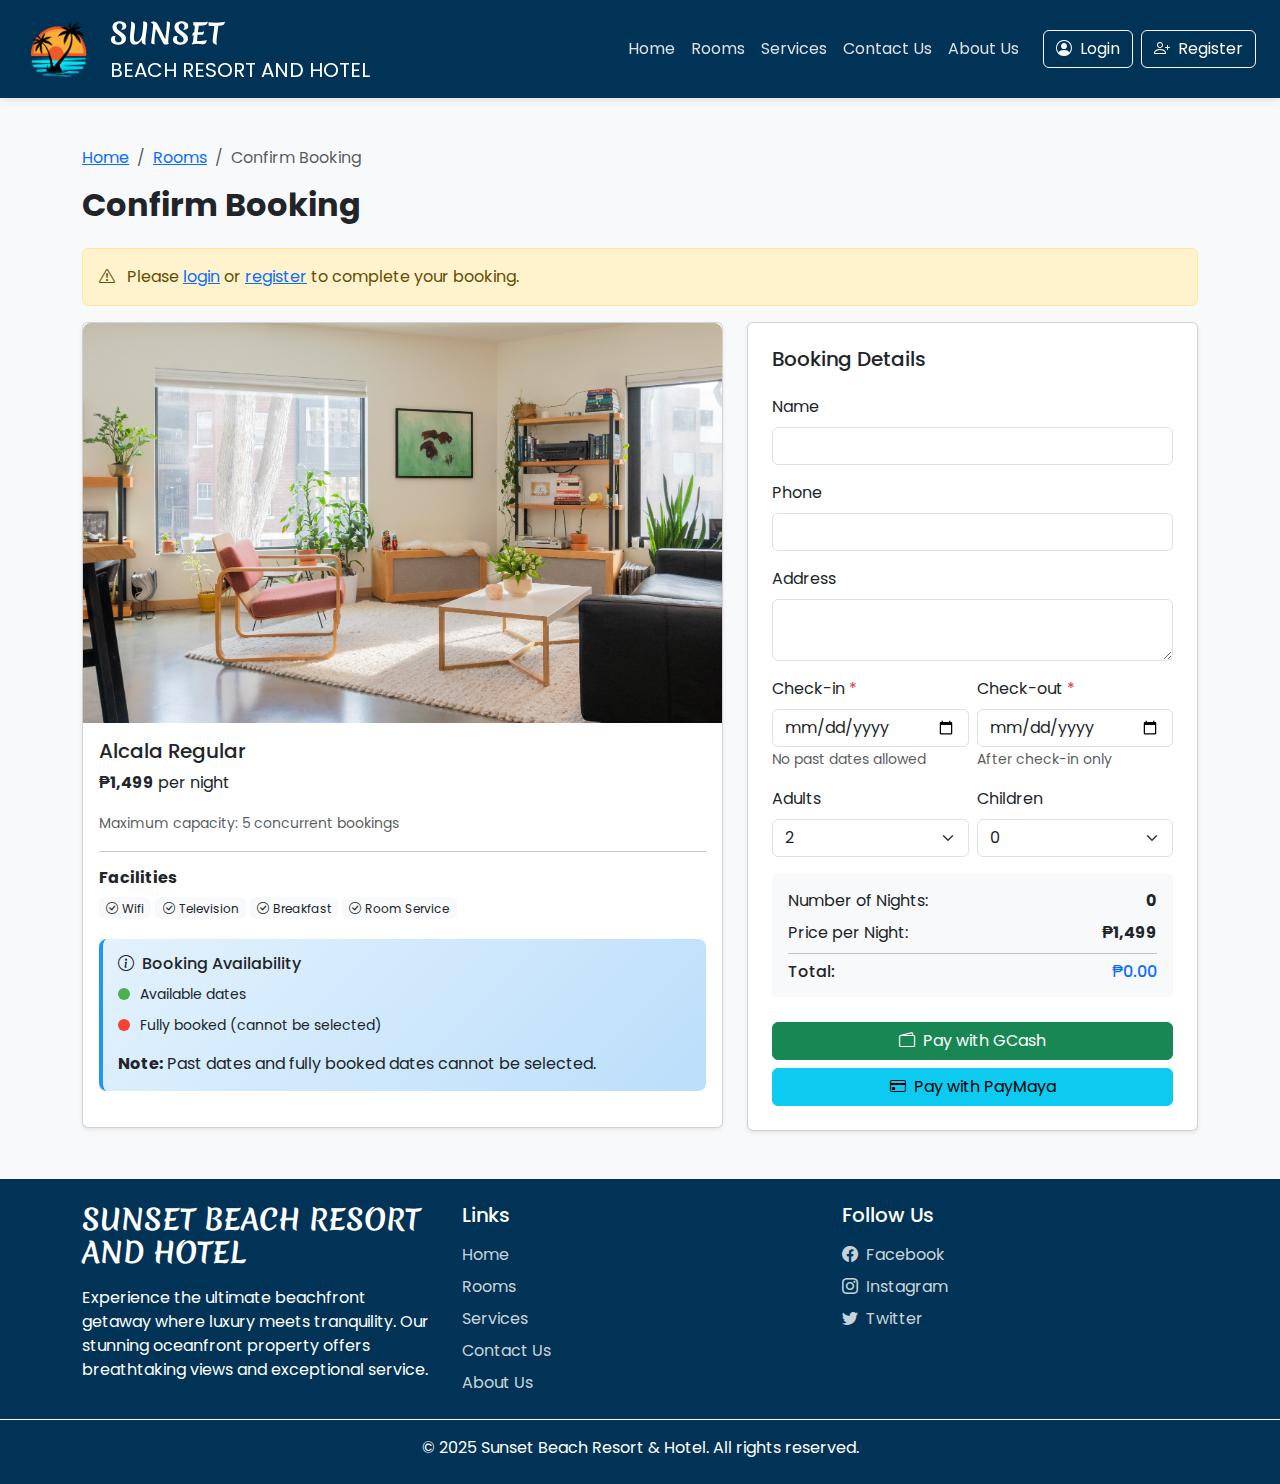
<file: booking.html>
<!DOCTYPE html>
<html lang="en">
<head>
    <meta charset="UTF-8">
    <meta name="viewport" content="width=device-width, initial-scale=1.0">
    <title>Confirm Booking - Sunset Beach Resort</title>
    <link href="https://cdn.jsdelivr.net/npm/bootstrap@5.0.2/dist/css/bootstrap.min.css" rel="stylesheet">
    <link rel="stylesheet" href="https://cdn.jsdelivr.net/npm/bootstrap-icons@1.13.1/font/bootstrap-icons.min.css">
    <link href="https://fonts.googleapis.com/css2?family=Merienda:wght@300..900&family=Poppins:wght@400;500;600&display=swap" rel="stylesheet">
    <link rel="icon" type="image/png" href="images/logo.png">
    <link rel="stylesheet" href="styles.css">
    <style>
        :root {
            --primary-color: #003355;
            --secondary-color: #18b39b;
            --accent-color: #f34208;
        }
        
        body {
            font-family: 'Poppins', sans-serif;
            background-color: #f8f9fa;
        }
        
        .h-font {
            font-family: 'Merienda', cursive;
        }
        
        .navbar {
            background-color: var(--primary-color) !important;
            box-shadow: 0 2px 10px rgba(0,0,0,0.1);
        }
        
        .nav-link {
            color: rgba(255,255,255,0.85) !important;
            transition: color 0.3s;
        }
        
        .nav-link:hover, .nav-link.active {
            color: white !important;
            font-weight: 500;
        }
        
        .capacity-warning {
            background-color: #fff3cd;
            border: 1px solid #ffc107;
            padding: 15px;
            border-radius: 8px;
            margin-bottom: 20px;
        }
        
        .date-info-box {
            background: linear-gradient(135deg, #e3f2fd 0%, #bbdefb 100%);
            border-left: 4px solid #2196f3;
            padding: 15px;
            border-radius: 8px;
            margin-bottom: 20px;
        }
        
        .date-status {
            display: flex;
            align-items: center;
            gap: 10px;
            margin-top: 10px;
        }
        
        .status-indicator {
            width: 12px;
            height: 12px;
            border-radius: 50%;
        }
        
        .status-available { background-color: #4caf50; }
        .status-limited { background-color: #ff9800; }
        .status-full { background-color: #f44336; }
        
        input[type="date"]:disabled {
            background-color: #f5f5f5;
            cursor: not-allowed;
        }
        
        .alert-danger {
            animation: shake 0.5s;
        }
        
        @keyframes shake {
            0%, 100% { transform: translateX(0); }
            25% { transform: translateX(-10px); }
            75% { transform: translateX(10px); }
        }
    </style>
</head>
<body class="bg-light">
    <!-- Header Placeholder -->
    <div id="header-placeholder"></div>

    <div class="container my-5">
        <div class="row mb-3">
            <div class="col-12">
                <nav aria-label="breadcrumb">
                    <ol class="breadcrumb bg-transparent p-0">
                        <li class="breadcrumb-item"><a href="index.html">Home</a></li>
                        <li class="breadcrumb-item"><a href="rooms.html">Rooms</a></li>
                        <li class="breadcrumb-item active">Confirm Booking</li>
                    </ol>
                </nav>
                <h2 class="fw-bold">Confirm Booking</h2>
            </div>
        </div>

        <!-- Login Warning (if not logged in) -->
        <div id="loginWarning" class="alert alert-warning d-none">
            <i class="bi bi-exclamation-triangle me-2"></i>
            Please <a href="#" data-bs-toggle="modal" data-bs-target="#loginModal">login</a> or 
            <a href="#" data-bs-toggle="modal" data-bs-target="#registerModal">register</a> to complete your booking.
        </div>

        <div class="row">
            <!-- Room Details Column -->
            <div class="col-md-7">
                <div class="card shadow-sm">
                    <div id="roomImageContainer"></div>
                    <div class="card-body">
                        <h5 class="card-title" id="roomName">Loading...</h5>
                        <p class="card-text"><strong>₱<span id="roomPrice">0</span></strong> per night</p>
                        <p class="card-text"><small class="text-muted">Maximum capacity: 5 concurrent bookings</small></p>
                        <hr>
                        <h6 class="fw-bold">Facilities</h6>
                        <div id="roomFacilities" class="mb-3"></div>
                        
                        <!-- Date Availability Info -->
                        <div class="date-info-box">
                            <h6><i class="bi bi-info-circle me-2"></i>Booking Availability</h6>
                            <div class="date-status">
                                <span class="status-indicator status-available"></span>
                                <small>Available dates</small>
                            </div>
                            <div class="date-status">
                                <span class="status-indicator status-full"></span>
                                <small>Fully booked (cannot be selected)</small>
                            </div>
                            <p class="mb-0 mt-3"><strong>Note:</strong> Past dates and fully booked dates cannot be selected.</p>
                        </div>
                    </div>
                </div>
            </div>

            <!-- Booking Form Column -->
            <div class="col-md-5">
                <div class="card p-4 shadow-sm">
                    <h5 class="mb-4">Booking Details</h5>

                    <!-- Capacity Warning -->
                    <div id="capacityAlert" class="capacity-warning d-none">
                        <strong>⚠️ Dates Not Available:</strong>
                        <p class="mb-0 mt-2">Selected dates are fully booked. Please choose different dates.</p>
                    </div>

                    <form id="mainBookingForm">
                        <input type="hidden" id="bookingRoomId">

                        <div class="mb-3">
                            <label class="form-label">Name</label>
                            <input type="text" name="name" class="form-control shadow-none" readonly>
                        </div>

                        <div class="mb-3">
                            <label class="form-label">Phone</label>
                            <input type="tel" name="phone" class="form-control shadow-none" readonly>
                        </div>

                        <div class="mb-3">
                            <label class="form-label">Address</label>
                            <textarea name="address" class="form-control shadow-none" rows="2" readonly></textarea>
                        </div>

                        <div class="row gx-2">
                            <div class="col-6 mb-3">
                                <label class="form-label">Check-in <span class="text-danger">*</span></label>
                                <input type="date" name="checkin" id="mainCheckin" class="form-control shadow-none" required>
                                <small class="text-muted">No past dates allowed</small>
                            </div>
                            <div class="col-6 mb-3">
                                <label class="form-label">Check-out <span class="text-danger">*</span></label>
                                <input type="date" name="checkout" id="mainCheckout" class="form-control shadow-none" required>
                                <small class="text-muted">After check-in only</small>
                            </div>
                        </div>

                        <div class="row gx-2">
                            <div class="col-6 mb-3">
                                <label class="form-label">Adults</label>
                                <select name="adults" class="form-select shadow-none">
                                    <option value="1">1</option>
                                    <option value="2" selected>2</option>
                                    <option value="3">3</option>
                                    <option value="4">4</option>
                                    <option value="5">5</option>
                                    <option value="6">6</option>
                                </select>
                            </div>
                            <div class="col-6 mb-3">
                                <label class="form-label">Children</label>
                                <select name="children" class="form-select shadow-none">
                                    <option value="0" selected>0</option>
                                    <option value="1">1</option>
                                    <option value="2">2</option>
                                    <option value="3">3</option>
                                    <option value="4">4</option>
                                    <option value="5">5</option>
                                </select>
                            </div>
                        </div>

                        <div class="mb-4 p-3 bg-light rounded">
                            <div class="d-flex justify-content-between mb-2">
                                <span>Number of Nights:</span>
                                <strong id="mainNights">0</strong>
                            </div>
                            <div class="d-flex justify-content-between mb-2">
                                <span>Price per Night:</span>
                                <strong>₱<span id="mainPricePerNight">0</span></strong>
                            </div>
                            <hr class="my-2">
                            <div class="d-flex justify-content-between">
                                <h6 class="mb-0">Total:</h6>
                                <h6 class="text-primary mb-0">₱<span id="mainTotal">0.00</span></h6>
                            </div>
                        </div>

                        <div class="d-grid gap-2">
                            <button type="button" class="btn btn-success" onclick="processGCashPayment()" id="gcashBtn">
                                <i class="bi bi-wallet2 me-2"></i>Pay with GCash
                            </button>
                            <button type="button" class="btn btn-info" onclick="processPayMayaPayment()" id="paymayaBtn">
                                <i class="bi bi-credit-card me-2"></i>Pay with PayMaya
                            </button>
                        </div>
                    </form>
                </div>
            </div>
        </div>
    </div>

    <!-- Footer Placeholder -->
    <div id="footer-placeholder"></div>

    <script src="https://cdn.jsdelivr.net/npm/bootstrap@5.0.2/dist/js/bootstrap.bundle.min.js"></script>
    <script src="loadComponents.js"></script>
    <script src="app.js"></script>
    <script>
        const roomsData = [
            {id: 1, name: 'Alcala Regular', price: 1499, capacity: 5, image: 'images/rooms/1.jpg', facilities: ['Wifi', 'Television', 'Breakfast', 'Room Service']},
            {id: 2, name: 'Justine Regular', price: 1999, capacity: 5, image: 'images/rooms/2.png', facilities: ['Wifi', 'Television', 'Breakfast', 'Room Service']},
            {id: 3, name: 'Xu Regular', price: 2999, capacity: 5, image: 'images/rooms/3.png', facilities: ['Wifi', 'Television', 'Breakfast', 'Room Service']},
            {id: 4, name: 'Lafuente Regular', price: 3499, capacity: 5, image: 'images/rooms/4.png', facilities: ['Wifi', 'Television', 'Breakfast', 'Room Service']},
            {id: 5, name: 'Alcala Villa', price: 4999, capacity: 5, image: 'images/rooms/alcalavilla.png', facilities: ['Wifi', 'Television', 'Breakfast', 'Swimming Pool']},
            {id: 6, name: 'Justine Villa', price: 7999, capacity: 5, image: 'images/rooms/xuvilla.png', facilities: ['Wifi', 'Television', 'Breakfast', 'Swimming Pool']},
            {id: 7, name: 'Xu Villa', price: 8999, capacity: 5, image: 'images/rooms/110.png', facilities: ['Wifi', 'Television', 'Breakfast', 'Swimming Pool', 'Spa']},
            {id: 8, name: 'Lafuente Villa', price: 9999, capacity: 5, image: 'images/rooms/laf.png', facilities: ['Wifi', 'Television', 'Breakfast', 'Swimming Pool', 'Spa', 'Gym']},
        ];

        let blockedDates = [];
        const urlParams = new URLSearchParams(window.location.search);
        const roomId = parseInt(urlParams.get('room_id')) || 1;
        let selectedRoom = roomsData.find(r => r.id === roomId) || roomsData[0];

        // Load blocked dates for this room
        async function loadBlockedDates() {
            try {
                const result = await apiCall(`bookings.php?action=getBlockedDates&roomId=${roomId}`);
                if (result.success) {
                    blockedDates = result.data.blockedDates || [];
                    console.log('Blocked dates loaded:', blockedDates);
                }
            } catch (error) {
                console.error('Error loading blocked dates:', error);
            }
        }

        function isDateBlocked(dateString) {
            return blockedDates.includes(dateString);
        }

        document.addEventListener('DOMContentLoaded', async function() {
            await loadBlockedDates();
            loadRoomDetails();
            checkUserLogin();
            setupEventListeners();
        });

        function loadRoomDetails() {
            const imageContainer = document.getElementById('roomImageContainer');
            imageContainer.innerHTML = `<img src="${selectedRoom.image}" alt="${selectedRoom.name}" style="width: 100%; height: 400px; object-fit: cover; border-radius: 8px 8px 0 0;">`;

            document.getElementById('roomName').textContent = selectedRoom.name;
            document.getElementById('roomPrice').textContent = selectedRoom.price.toLocaleString();
            document.getElementById('mainPricePerNight').textContent = selectedRoom.price.toLocaleString();
            document.getElementById('bookingRoomId').value = selectedRoom.id;

            const facilitiesHtml = selectedRoom.facilities
                .map(f => `<span class="badge bg-light text-dark me-1 mb-1"><i class="bi bi-check-circle me-1"></i>${f}</span>`)
                .join('');
            document.getElementById('roomFacilities').innerHTML = facilitiesHtml;
        }

        function checkUserLogin() {
            if (window.currentUser) {
                const form = document.getElementById('mainBookingForm');
                const loginWarning = document.getElementById('loginWarning');

                loginWarning.classList.add('d-none');
                form.querySelector('[name="name"]').value = window.currentUser.name;
                form.querySelector('[name="phone"]').value = window.currentUser.phone;
                form.querySelector('[name="address"]').value = window.currentUser.address;
            } else {
                document.getElementById('loginWarning').classList.remove('d-none');
            }
        }

        function setupEventListeners() {
            const today = new Date().toISOString().split('T')[0];
            const checkinInput = document.getElementById('mainCheckin');
            const checkoutInput = document.getElementById('mainCheckout');
            
            checkinInput.min = today;
            checkoutInput.min = today;

            checkinInput.addEventListener('change', function() {
                const selectedDate = this.value;
                
                if (isDateBlocked(selectedDate)) {
                    showAlert('danger', 'This check-in date is fully booked! Please select another date.');
                    this.value = '';
                    return;
                }
                
                checkoutInput.min = this.value;
                calculateMainBooking();
            });
            
            checkoutInput.addEventListener('change', calculateMainBooking);
        }

        async function calculateMainBooking() {
            const checkin = document.getElementById('mainCheckin').value;
            const checkout = document.getElementById('mainCheckout').value;

            if (!checkin || !checkout) {
                document.getElementById('mainNights').textContent = '0';
                document.getElementById('mainTotal').textContent = '0.00';
                return;
            }

            const d1 = new Date(checkin);
            const d2 = new Date(checkout);
            const nights = Math.ceil((d2 - d1) / (1000 * 60 * 60 * 24));

            if (nights > 0) {
                // Check if any dates in range are blocked
                let hasBlockedDate = false;
                let blockedDatesList = [];
                
                for (let d = new Date(d1); d < d2; d.setDate(d.getDate() + 1)) {
                    const dateStr = d.toISOString().split('T')[0];
                    if (isDateBlocked(dateStr)) {
                        hasBlockedDate = true;
                        blockedDatesList.push(new Date(dateStr).toLocaleDateString());
                    }
                }
                
                const capacityAlert = document.getElementById('capacityAlert');
                const gcashBtn = document.getElementById('gcashBtn');
                const paymayaBtn = document.getElementById('paymayaBtn');
                
                if (hasBlockedDate) {
                    capacityAlert.classList.remove('d-none');
                    capacityAlert.innerHTML = `
                        <strong>⚠️ Booking Not Available</strong>
                        <p class="mb-2 mt-2">The following dates are fully booked:</p>
                        <ul class="mb-2">
                            ${blockedDatesList.map(d => `<li>${d}</li>`).join('')}
                        </ul>
                        <p class="mb-0"><strong>Please select different dates to proceed with booking.</strong></p>
                    `;
                    gcashBtn.disabled = true;
                    paymayaBtn.disabled = true;
                    
                    document.getElementById('mainNights').textContent = '0';
                    document.getElementById('mainTotal').textContent = '0.00';
                } else {
                    capacityAlert.classList.add('d-none');
                    gcashBtn.disabled = false;
                    paymayaBtn.disabled = false;
                    
                    document.getElementById('mainNights').textContent = nights;
                    const total = nights * selectedRoom.price;
                    document.getElementById('mainTotal').textContent = total.toLocaleString('en-US', {
                        minimumFractionDigits: 2,
                        maximumFractionDigits: 2
                    });
                }
            } else {
                document.getElementById('mainNights').textContent = '0';
                document.getElementById('mainTotal').textContent = '0.00';
                document.getElementById('capacityAlert').classList.add('d-none');
            }
        }

        function processGCashPayment() {
            processMainPayment('GCash');
        }

        function processPayMayaPayment() {
            processMainPayment('PayMaya');
        }

        async function processMainPayment(provider) {
            if (!window.currentUser) {
                showAlert('warning', 'Please login first to complete your booking');
                return;
            }

            const form = document.getElementById('mainBookingForm');
            const checkin = document.getElementById('mainCheckin').value;
            const checkout = document.getElementById('mainCheckout').value;
            const nights = parseInt(document.getElementById('mainNights').textContent);
            const totalAmount = parseFloat(document.getElementById('mainTotal').textContent.replace(/,/g, ''));

            if (!checkin || !checkout) {
                showAlert('warning', 'Please select check-in and check-out dates');
                return;
            }

            if (nights <= 0) {
                showAlert('warning', 'Please select valid dates (at least 1 night)');
                return;
            }

            // Final check for blocked dates
            const d1 = new Date(checkin);
            const d2 = new Date(checkout);
            let hasBlockedDate = false;
            
            for (let d = new Date(d1); d < d2; d.setDate(d.getDate() + 1)) {
                const dateStr = d.toISOString().split('T')[0];
                if (isDateBlocked(dateStr)) {
                    hasBlockedDate = true;
                    break;
                }
            }
            
            if (hasBlockedDate) {
                showAlert('danger', 'Cannot proceed: Selected dates include fully booked dates. Please choose different dates.');
                return;
            }

            const adults = parseInt(form.querySelector('[name="adults"]').value);
            const children = parseInt(form.querySelector('[name="children"]').value);

            // Build payment URL
            const paymentUrl = provider === 'GCash' ? 'gcash.php' : 'paymaya.php';
            const params = new URLSearchParams({
                room_id: selectedRoom.id,
                checkin: checkin,
                checkout: checkout,
                adults: adults,
                children: children,
                price: selectedRoom.price,
                nights: nights,
                provider: provider
            });

            // Open payment window
            const width = 600;
            const height = 800;
            const left = (screen.width - width) / 2;
            const top = (screen.height - height) / 2;
            
            window.open(
                `${paymentUrl}?${params.toString()}`,
                'PaymentWindow',
                `width=${width},height=${height},left=${left},top=${top},resizable=yes,scrollbars=yes`
            );
        }

        function showAlert(type, message) {
            const alertDiv = document.createElement('div');
            alertDiv.className = `alert alert-${type} alert-dismissible fade show position-fixed`;
            alertDiv.style.cssText = 'top: 80px; right: 20px; z-index: 9999; min-width: 300px; max-width: 500px;';
            alertDiv.innerHTML = `
                ${message}
                <button type="button" class="btn-close" data-bs-dismiss="alert"></button>
            `;
            document.body.appendChild(alertDiv);
            setTimeout(() => alertDiv.remove(), 5000);
        }
    </script>
</body>
</html>
</file>
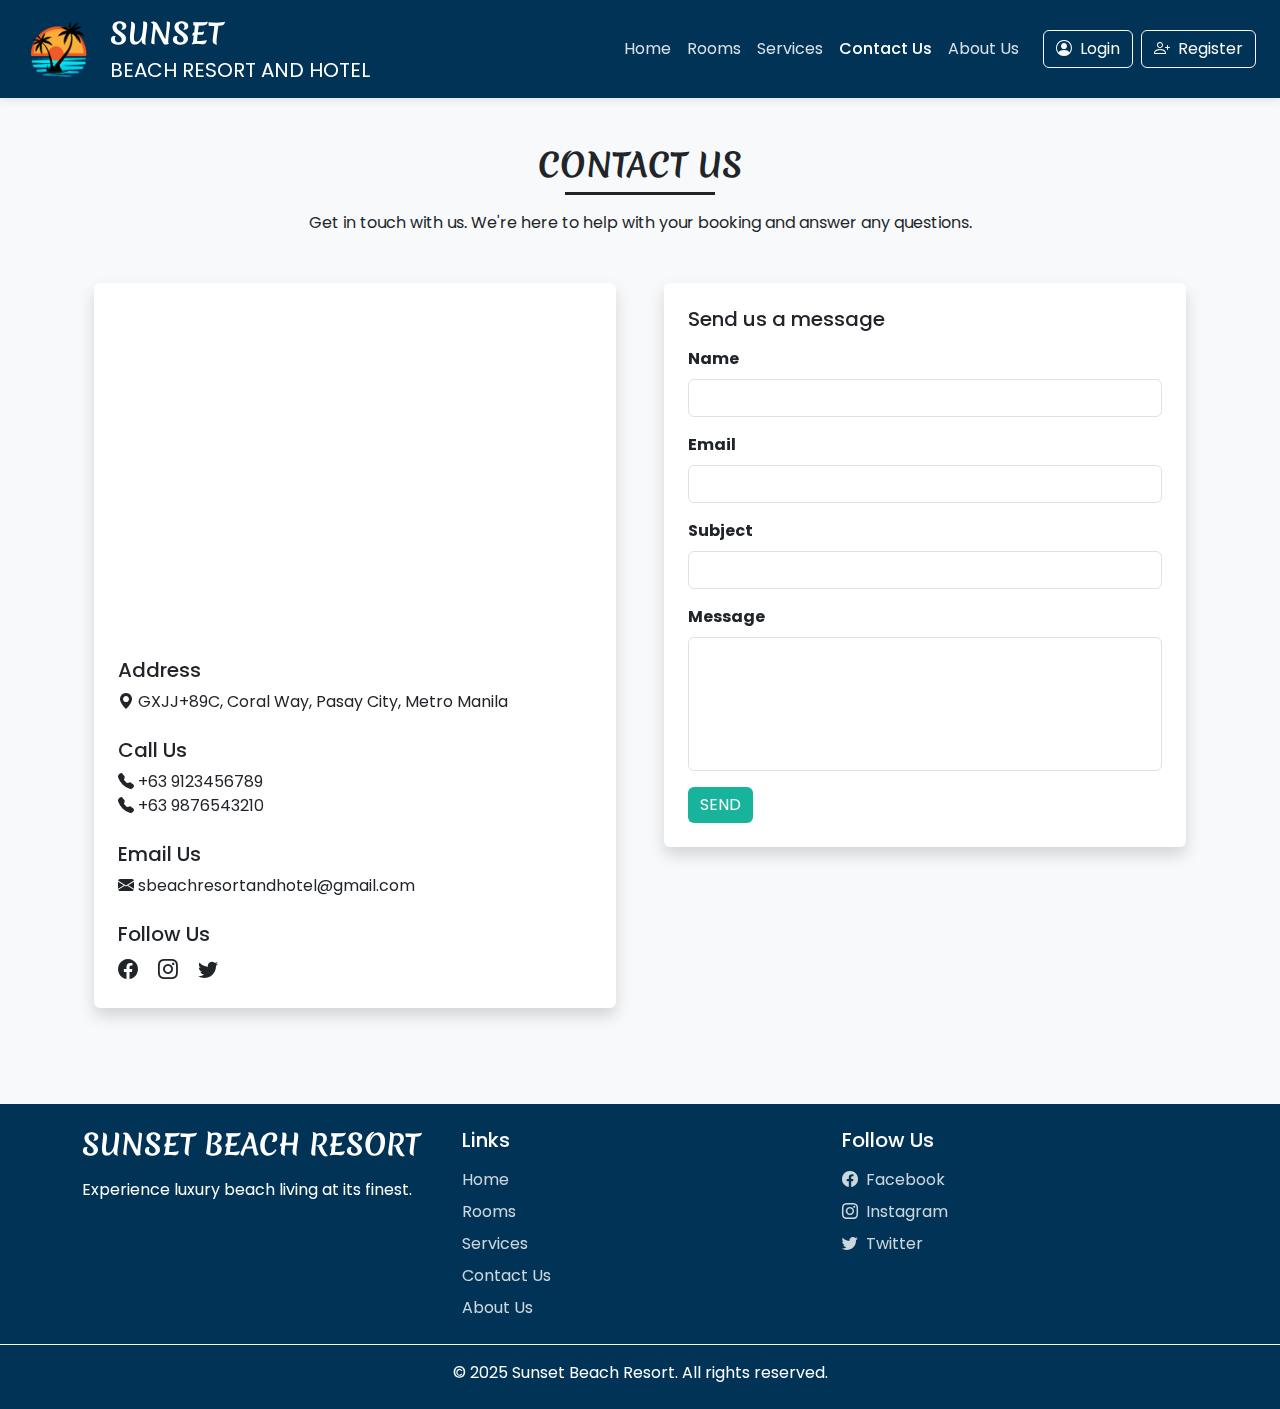
<file: contact.html>
<!DOCTYPE html>
<html lang="en">
<head>
    <meta charset="UTF-8">
    <meta name="viewport" content="width=device-width, initial-scale=1.0">
    <title>Contact Us - Sunset Beach Resort</title>
    <link href="https://cdn.jsdelivr.net/npm/bootstrap@5.0.2/dist/css/bootstrap.min.css" rel="stylesheet">
    <link rel="stylesheet" href="https://cdn.jsdelivr.net/npm/bootstrap-icons@1.13.1/font/bootstrap-icons.min.css">
      <link rel="icon" type="image/png" href="images/logo.png">
    <link href="https://fonts.googleapis.com/css2?family=Merienda:wght@300..900&family=Poppins:wght@400;500;600&display=swap" rel="stylesheet">
    <style>
        :root {
            --primary-color: #003355;
            --secondary-color: #18b39b;
            --accent-color: #f34208;
        }
        
        body {
            font-family: 'Poppins', sans-serif;
            background-color: #f8f9fa;
        }
        
        .h-font {
            font-family: 'Merienda', cursive;
        }
        
        .h-line {
            width: 150px;
            height: 3px;
            margin: 0 auto;
        }
        
        .navbar {
            background-color: var(--primary-color) !important;
            box-shadow: 0 2px 10px rgba(0,0,0,0.1);
        }
        
        .nav-link {
            color: rgba(255,255,255,0.85) !important;
            transition: color 0.3s;
        }
        
        .nav-link:hover, .nav-link.active {
            color: white !important;
            font-weight: 500;
        }
        
        .custom-bg {
            background-color: var(--secondary-color) !important;
            border: none;
        }
        
        .custom-bg:hover {
            background-color: #159885 !important;
        }
        
        footer {
            background-color: var(--primary-color);
            color: white;
        }
        
        footer a {
            color: rgba(255,255,255,0.8);
            text-decoration: none;
        }
        
        footer a:hover {
            color: white;
        }
    </style>
</head>
<body>
   
    <!-- Header Placeholder -->
    <div id="header-placeholder"></div>

    <!-- Contact Page Content -->
    <div class="my-5 px-4">
        <h2 class="fw-bold h-font text-center">CONTACT US</h2>
        <div class="h-line bg-dark"></div>
        <p class="text-center mt-3">
            Get in touch with us. We're here to help with your booking and answer any questions.
        </p>
    </div>

    <div class="container">
        <div class="row">
            <div class="col-lg-6 mb-5 px-4">
                <div class="bg-white rounded shadow p-4">
                    <iframe class="w-100 rounded mb-4" height="320" src="https://www.google.com/maps/embed?pb=!1m18!1m12!1m3!1d3862.195598470778!2d120.97830537510482!3d14.530801585947335!2m3!1f0!2f0!3f0!3m2!1i1024!2i768!4f13.1!3m3!1m2!1s0x3397cb3444b5672b%3A0xe6c66549896c0362!2sNational%20University%20MOA!5e0!3m2!1sen!2sph!4v1758474517093!5m2!1sen!2sph" loading="lazy"></iframe>
                    <h5>Address</h5>
                    <p class="mb-3"><i class="bi bi-geo-alt-fill"></i> GXJJ+89C, Coral Way, Pasay City, Metro Manila</p>
                    
                    <h5 class="mt-4">Call Us</h5>
                    <p class="mb-3">
                        <i class="bi bi-telephone-fill"></i> +63 9123456789<br>
                        <i class="bi bi-telephone-fill"></i> +63 9876543210
                    </p>
                    
                    <h5 class="mt-4">Email Us</h5>
                    <p class="mb-3"><i class="bi bi-envelope-fill"></i> sbeachresortandhotel@gmail.com</p>
                    
                    <h5 class="mt-4">Follow Us</h5>
                    <a href="#" class="text-dark fs-5 me-3"><i class="bi bi-facebook"></i></a>
                    <a href="#" class="text-dark fs-5 me-3"><i class="bi bi-instagram"></i></a>
                    <a href="#" class="text-dark fs-5"><i class="bi bi-twitter"></i></a>
                </div>
            </div>

            <div class="col-lg-6 mb-5 px-4">
                <div class="bg-white rounded shadow p-4">
                    <h5 class="mb-3">Send us a message</h5>
                    <form id="contactForm">
                        <div class="mb-3">
                            <label class="form-label fw-bold">Name</label>
                            <input type="text" class="form-control shadow-none" required>
                        </div>
                        <div class="mb-3">
                            <label class="form-label fw-bold">Email</label>
                            <input type="email" class="form-control shadow-none" required>
                        </div>
                        <div class="mb-3">
                            <label class="form-label fw-bold">Subject</label>
                            <input type="text" class="form-control shadow-none" required>
                        </div>
                        <div class="mb-3">
                            <label class="form-label fw-bold">Message</label>
                            <textarea class="form-control shadow-none" rows="5" style="resize: none;" required></textarea>
                        </div>
                        <button type="submit" class="btn custom-bg text-white">SEND</button>
                    </form>
                </div>
            </div>
        </div>
    </div>

    <!-- Footer -->
    <footer class="py-4 mt-5">
        <div class="container">
            <div class="row">
                <div class="col-lg-4 mb-3">
                    <h3 class="h-font fw-bold mb-3">SUNSET BEACH RESORT</h3>
                    <p>Experience luxury beach living at its finest.</p>
                </div>
                <div class="col-lg-4 mb-3">
                    <h5 class="mb-3">Links</h5>
                    <a href="index.html" class="d-block mb-2">Home</a>
                    <a href="rooms.html" class="d-block mb-2">Rooms</a>
                    <a href="services.html" class="d-block mb-2">Services</a>
                    <a href="contact.html" class="d-block mb-2">Contact Us</a>
                    <a href="about.html" class="d-block mb-2">About Us</a>
                </div>
                <div class="col-lg-4 mb-3">
                    <h5 class="mb-3">Follow Us</h5>
                    <a href="#" class="d-block mb-2"><i class="bi bi-facebook me-2"></i>Facebook</a>
                    <a href="#" class="d-block mb-2"><i class="bi bi-instagram me-2"></i>Instagram</a>
                    <a href="#" class="d-block mb-2"><i class="bi bi-twitter me-2"></i>Twitter</a>
                </div>
            </div>
        </div>
        <div class="text-center pt-3 border-top border-light">
            <p class="mb-0">&copy; 2025 Sunset Beach Resort. All rights reserved.</p>
        </div>
    </footer>
    <script src="https://cdn.jsdelivr.net/npm/bootstrap@5.0.2/dist/js/bootstrap.bundle.min.js"></script>
    <script src="loadComponents.js"></script>
    <script src="app.js"></script>


    

    <script>
        document.getElementById('contactForm').addEventListener('submit', function(e) {
            e.preventDefault();
            alert('Thank you for your message! We will get back to you soon.');
            this.reset();
        });
    </script>
</body>
</html>
</file>
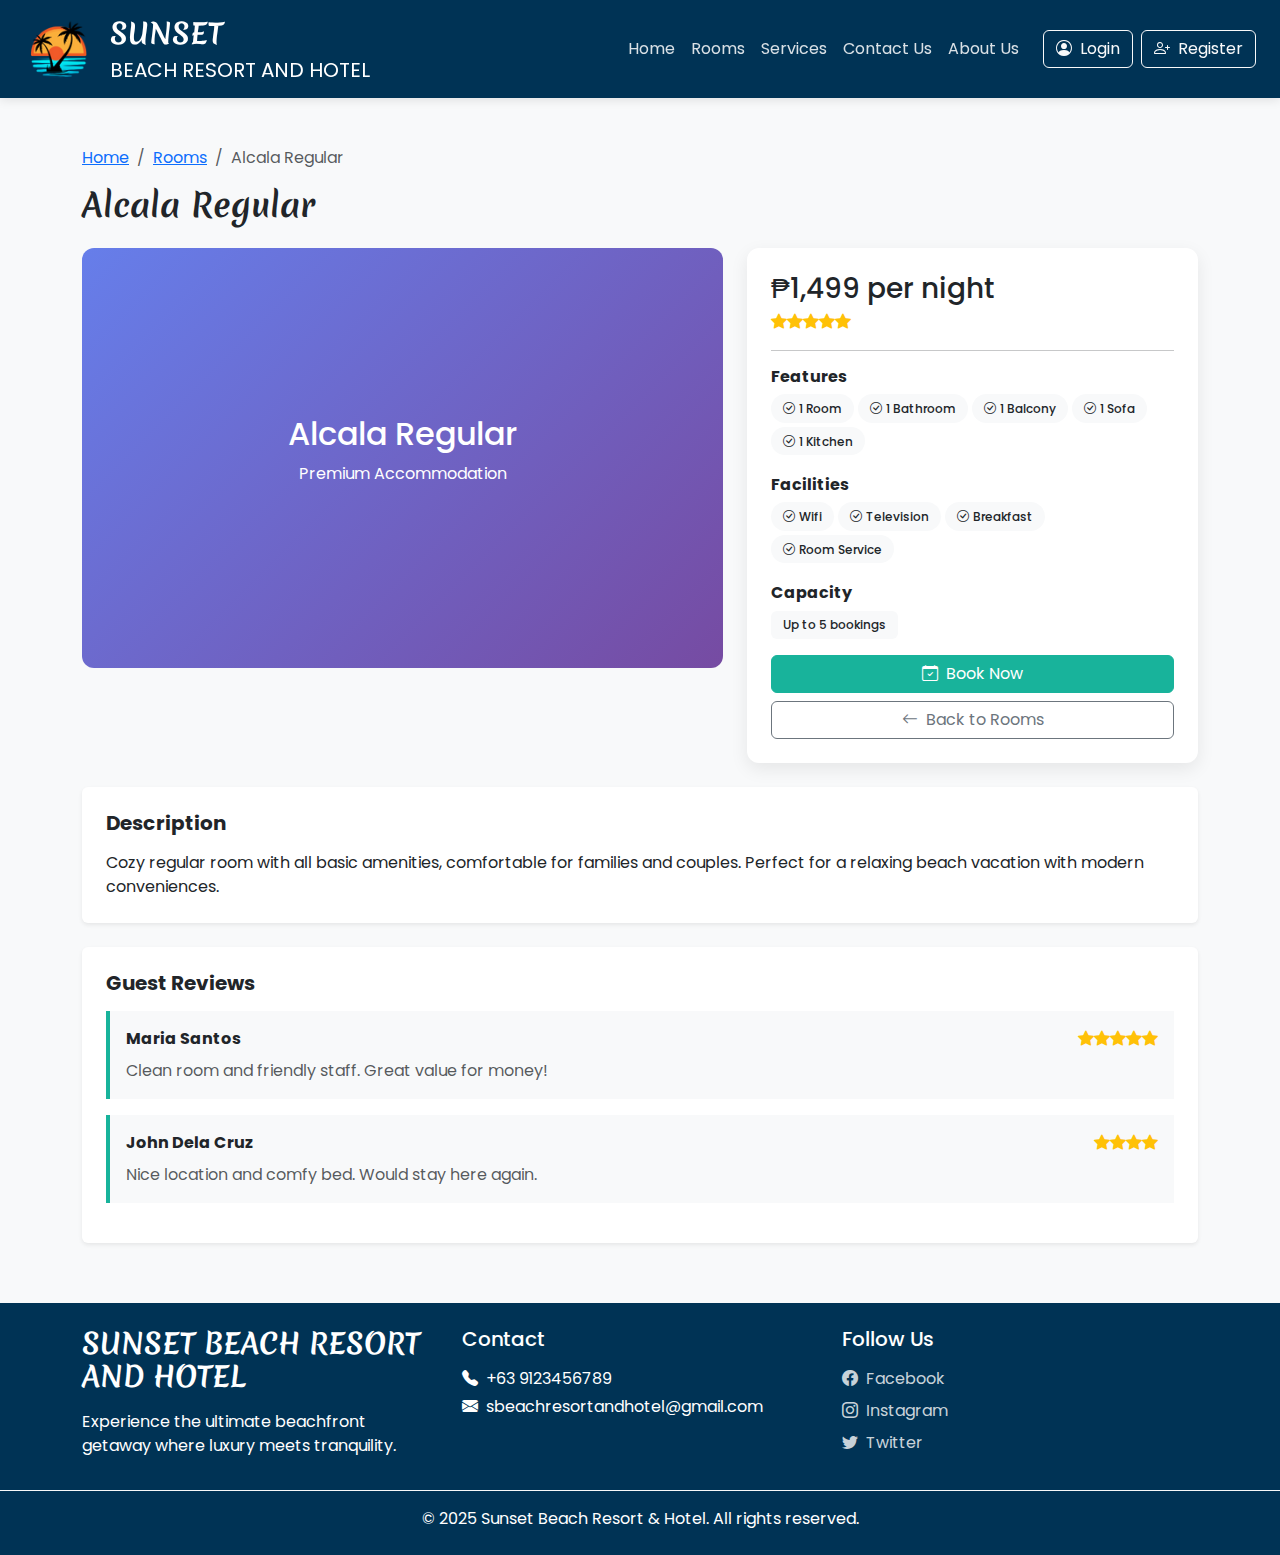
<file: room_details.html>
<!DOCTYPE html>
<html lang="en">
<head>
    <meta charset="UTF-8">
    <meta name="viewport" content="width=device-width, initial-scale=1.0">
    <title>Room Details - Sunset Beach Resort</title>
    <link href="https://cdn.jsdelivr.net/npm/bootstrap@5.0.2/dist/css/bootstrap.min.css" rel="stylesheet">
    <link rel="stylesheet" href="https://cdn.jsdelivr.net/npm/bootstrap-icons@1.13.1/font/bootstrap-icons.min.css">
    <link href="https://fonts.googleapis.com/css2?family=Merienda:wght@300..900&family=Poppins:wght@400;500;600&display=swap" rel="stylesheet">
    <link rel="icon" type="image/png" href="images/logo.png">
    <style>
        :root {
            --primary-color: #003355;
            --secondary-color: #18b39b;
            --accent-color: #f34208;
        }
        
        body {
            font-family: 'Poppins', sans-serif;
            background-color: #f8f9fa;
        }
        
        .h-font {
            font-family: 'Merienda', cursive;
        }
        
        .navbar {
            background-color: var(--primary-color) !important;
            box-shadow: 0 2px 10px rgba(0,0,0,0.1);
        }
        
        .nav-link {
            color: rgba(255,255,255,0.85) !important;
        }
        
        .room-image {
            height: 420px;
            object-fit: cover;
            border-radius: 12px;
        }
        
        .detail-card {
            border-radius: 12px;
            box-shadow: 0 6px 18px rgba(0,0,0,0.08);
        }
        
        .star {
            color: #ffc107;
        }
        
        .badge {
            padding: 8px 12px;
            font-weight: 500;
        }
        
        .carousel-control-prev-icon,
        .carousel-control-next-icon {
            background-color: rgba(0,0,0,0.5);
            border-radius: 50%;
            padding: 20px;
        }
        
        .review-card {
            border-left: 4px solid var(--secondary-color);
            padding: 16px;
            margin-bottom: 16px;
            background: #f8f9fa;
        }
        
        footer {
            background-color: var(--primary-color);
            color: white;
            margin-top: 60px;
        }
        
        footer a {
            color: rgba(255,255,255,0.8);
            text-decoration: none;
        }
        
        footer a:hover {
            color: white;
        }
    </style>
</head>
<body>
    <!-- Navbar -->
    <div id="header-placeholder"></div>

    <div class="container my-5">
        <!-- Breadcrumb -->
        <nav aria-label="breadcrumb">
            <ol class="breadcrumb">
                <li class="breadcrumb-item"><a href="index.html">Home</a></li>
                <li class="breadcrumb-item"><a href="index.html#rooms">Rooms</a></li>
                <li class="breadcrumb-item active" id="breadcrumbRoom">Room Details</li>
            </ol>
        </nav>

        <div class="row mb-3">
            <div class="col-12">
                <h2 class="fw-bold h-font" id="roomTitle">Loading...</h2>
            </div>
        </div>

        <div class="row g-4">
            <!-- Image Carousel -->
            <div class="col-lg-7">
                <div id="roomCarousel" class="carousel slide" data-bs-ride="carousel">
                    <div class="carousel-inner">
                        <div class="carousel-item active">
                            <div id="roomImageContainer" class="room-image d-flex align-items-center justify-content-center" style="background: linear-gradient(135deg, #667eea 0%, #764ba2 100%);">
                                <h3 class="text-white">Room Image</h3>
                            </div>
                        </div>
                    </div>
                </div>
            </div>

            <!-- Room Details Card -->
            <div class="col-lg-5">
                <div class="p-4 bg-white detail-card">
                    <div class="d-flex justify-content-between align-items-start mb-3">
                        <div>
                            <h3 class="mb-1" id="roomPrice">₱0 per night</h3>
                            <div id="roomRating"></div>
                        </div>
                    </div>

                    <hr>

                    <h6 class="fw-bold">Features</h6>
                    <div class="mb-3" id="roomFeatures"></div>

                    <h6 class="fw-bold">Facilities</h6>
                    <div class="mb-3" id="roomFacilities"></div>

                    <h6 class="fw-bold">Capacity</h6>
                    <div class="mb-3">
                        <span class="badge bg-light text-dark">Up to 5 bookings</span>
                    </div>

                    <button class="btn btn-success w-100 mb-2" id="bookNowBtn" style="background-color:#18b39b; border-color:#18b39b;">
                        <i class="bi bi-calendar-check me-2"></i>Book Now
                    </button>
                    <a href="index.html" class="btn btn-outline-secondary w-100">
                        <i class="bi bi-arrow-left me-2"></i>Back to Rooms
                    </a>
                </div>
            </div>
        </div>

        <!-- Description Section -->
        <div class="row my-4">
            <div class="col-12">
                <div class="bg-white p-4 rounded shadow-sm">
                    <h5 class="fw-bold mb-3">Description</h5>
                    <p id="roomDescription" class="mb-0"></p>
                </div>
            </div>
        </div>

        <!-- Reviews Section -->
        <div class="row my-4">
            <div class="col-12">
                <div class="bg-white p-4 rounded shadow-sm">
                    <h5 class="fw-bold mb-3">Guest Reviews</h5>
                    <div id="roomReviews"></div>
                </div>
            </div>
        </div>
    </div>

    <!-- Footer -->
    <footer class="py-4">
        <div class="container">
            <div class="row">
                <div class="col-lg-4 mb-3">
                    <h3 class="h-font fw-bold mb-3">SUNSET BEACH RESORT AND HOTEL</h3>
                    <p>Experience the ultimate beachfront getaway where luxury meets tranquility.</p>
                </div>
                <div class="col-lg-4 mb-3">
                    <h5 class="mb-3">Contact</h5>
                    <p class="mb-1"><i class="bi bi-telephone-fill me-2"></i>+63 9123456789</p>
                    <p class="mb-1"><i class="bi bi-envelope-fill me-2"></i>sbeachresortandhotel@gmail.com</p>
                </div>
                <div class="col-lg-4 mb-3">
                    <h5 class="mb-3">Follow Us</h5>
                    <a href="#" class="d-block mb-2"><i class="bi bi-facebook me-2"></i>Facebook</a>
                    <a href="#" class="d-block mb-2"><i class="bi bi-instagram me-2"></i>Instagram</a>
                    <a href="#" class="d-block mb-2"><i class="bi bi-twitter me-2"></i>Twitter</a>
                </div>
            </div>
        </div>
        <div class="text-center pt-3 border-top border-light">
            <p class="mb-0">&copy; 2025 Sunset Beach Resort & Hotel. All rights reserved.</p>
        </div>
    </footer>

   <script src="https://cdn.jsdelivr.net/npm/bootstrap@5.0.2/dist/js/bootstrap.bundle.min.js"></script>
    <script src="loadComponents.js"></script>
    <script src="app.js"></script>
    <script>
        // Room data
        const rooms = [
            {
                id: 1, 
                name: 'Alcala Regular', 
                price: 1499, 
                capacity: 5, 
                gradient: 'linear-gradient(135deg, #667eea 0%, #764ba2 100%)', 
                facilities: ['Wifi', 'Television', 'Breakfast', 'Room Service'],
                features: ['1 Room', '1 Bathroom', '1 Balcony', '1 Sofa', '1 Kitchen'],
                description: 'Cozy regular room with all basic amenities, comfortable for families and couples. Perfect for a relaxing beach vacation with modern conveniences.',
                reviews: [
                    {author: 'Maria Santos', rating: 5, text: 'Clean room and friendly staff. Great value for money!'},
                    {author: 'John Dela Cruz', rating: 4, text: 'Nice location and comfy bed. Would stay here again.'}
                ]
            },
            {
                id: 2, 
                name: 'Justine Regular', 
                price: 1999, 
                capacity: 5, 
                gradient: 'linear-gradient(135deg, #f093fb 0%, #f5576c 100%)', 
                facilities: ['Wifi', 'Television', 'Breakfast', 'Room Service'],
                features: ['1 Room', '1 Bathroom', '1 Balcony', '1 Sofa', '1 Kitchen'],
                description: 'Comfortable regular room with modern facilities and pleasant views. Ideal for couples seeking a romantic getaway.',
                reviews: [
                    {author: 'Alex Reyes', rating: 4, text: 'Good service, room was spotless and well-maintained.'}
                ]
            },
            {
                id: 3, 
                name: 'Xu Regular', 
                price: 2999, 
                capacity: 5, 
                gradient: 'linear-gradient(135deg, #4facfe 0%, #00f2fe 100%)', 
                facilities: ['Wifi', 'Television', 'Breakfast', 'Room Service'],
                features: ['1 Room', '1 Bathroom', '1 Balcony', '1 Sofa', '1 Kitchen'],
                description: 'Spacious regular room with premium services and excellent location. Features modern design and breathtaking ocean views.',
                reviews: [
                    {author: 'Liza Garcia', rating: 5, text: 'Amazing stay – highly recommended for families!'},
                    {author: 'Mark Torres', rating: 5, text: 'Elegant room and great breakfast selection.'}
                ]
            },
            {
                id: 4, 
                name: 'Lafuente Regular', 
                price: 3499, 
                capacity: 5, 
                gradient: 'linear-gradient(135deg, #43e97b 0%, #38f9d7 100%)', 
                facilities: ['Wifi', 'Television', 'Breakfast', 'Room Service'],
                features: ['1 Room', '1 Bathroom', '1 Balcony', '1 Sofa', '1 Kitchen'],
                description: 'Classic regular room with comfortable amenities and warm decor. Perfect blend of comfort and style.',
                reviews: [
                    {author: 'Ben Ramos', rating: 4, text: 'Spacious and quiet. Perfect for relaxation.'}
                ]
            },
            {
                id: 5, 
                name: 'Alcala Villa', 
                price: 4999, 
                capacity: 5, 
                gradient: 'linear-gradient(135deg, #fa709a 0%, #fee140 100%)', 
                facilities: ['Wifi', 'Television', 'Breakfast', 'Room Service', 'Swimming Pool'],
                features: ['Private Pool', '3 Bedrooms', '2 Bathrooms', 'Kitchen', 'Living Room'],
                description: 'Luxury villa with private pool and spacious living area – perfect for groups. Enjoy exclusive amenities and stunning surroundings.',
                reviews: [
                    {author: 'Sophie Cruz', rating: 5, text: 'We had a fantastic family vacation in this villa!'}
                ]
            },
            {
                id: 6, 
                name: 'Justine Villa', 
                price: 7999, 
                capacity: 5, 
                gradient: 'linear-gradient(135deg, #30cfd0 0%, #330867 100%)', 
                facilities: ['Wifi', 'Television', 'Breakfast', 'Room Service', 'Swimming Pool'],
                features: ['Private Pool', '4 Bedrooms', '3 Bathrooms', 'Kitchen', 'Living Room'],
                description: 'Premium villa with elegant interiors and modern facilities. Experience luxury living with breathtaking views.',
                reviews: [
                    {author: 'Ivy Gonzales', rating: 5, text: 'Spacious and luxurious, superb amenities throughout.'}
                ]
            },
            {
                id: 7, 
                name: 'Xu Villa', 
                price: 8999, 
                capacity: 5, 
                gradient: 'linear-gradient(135deg, #a8edea 0%, #fed6e3 100%)', 
                facilities: ['Wifi', 'Television', 'Breakfast', 'Room Service', 'Swimming Pool', 'Spa'],
                features: ['Private Pool', 'Spa', 'Gym', '5 Bedrooms', '4 Bathrooms'],
                description: 'Ultra-luxury villa with private spa and gym. The pinnacle of comfort and elegance.',
                reviews: [
                    {author: 'Oliver Mendoza', rating: 5, text: 'Top-notch experience and great staff service!'}
                ]
            },
            {
                id: 8, 
                name: 'Lafuente Villa', 
                price: 9999, 
                capacity: 5, 
                gradient: 'linear-gradient(135deg, #ff9a9e 0%, #fecfef 100%)', 
                facilities: ['Wifi', 'Television', 'Breakfast', 'Room Service', 'Swimming Pool', 'Spa', 'Gym'],
                features: ['Private Pool', 'Spa', 'Gym', 'Conference Room', '6 Bedrooms'],
                description: 'Signature villa offering top-tier amenities for corporate and family stays. Ultimate luxury with unparalleled service.',
                reviews: [
                    {author: 'Natalie Aquino', rating: 5, text: 'Perfect for our corporate retreat. Exceeded expectations!'}
                ]
            }
        ];

        // Get room ID from URL
        const urlParams = new URLSearchParams(window.location.search);
        const roomId = parseInt(urlParams.get('id')) || 1;
        const room = rooms.find(r => r.id === roomId) || rooms[0];

        // Populate room details
        document.getElementById('breadcrumbRoom').textContent = room.name;
        document.getElementById('roomTitle').textContent = room.name;
        document.getElementById('roomPrice').textContent = `₱${room.price.toLocaleString()} per night`;
        
        // Set room image
        const imageContainer = document.getElementById('roomImageContainer');
        imageContainer.style.background = room.gradient;
        imageContainer.innerHTML = `<div class="text-center"><h2 class="text-white">${room.name}</h2><p class="text-white">Premium Accommodation</p></div>`;

        // Rating stars
        let starsHtml = '';
        for(let i = 0; i < 5; i++) {
            starsHtml += '<i class="bi bi-star-fill star"></i>';
        }
        document.getElementById('roomRating').innerHTML = starsHtml;

        // Features
        document.getElementById('roomFeatures').innerHTML = room.features
            .map(f => `<span class="badge rounded-pill bg-light text-dark me-1 mb-1"><i class="bi bi-check-circle me-1"></i>${f}</span>`)
            .join('');

        // Facilities
        document.getElementById('roomFacilities').innerHTML = room.facilities
            .map(f => `<span class="badge rounded-pill bg-light text-dark me-1 mb-1"><i class="bi bi-check-circle me-1"></i>${f}</span>`)
            .join('');

        // Description
        document.getElementById('roomDescription').textContent = room.description;

        // Reviews
        const reviewsHtml = room.reviews.map(review => {
            let reviewStars = '';
            for(let i = 0; i < review.rating; i++) {
                reviewStars += '<i class="bi bi-star-fill star"></i>';
            }
            return `
                <div class="review-card">
                    <div class="d-flex justify-content-between align-items-start mb-2">
                        <strong>${review.author}</strong>
                        <div>${reviewStars}</div>
                    </div>
                    <p class="mb-0 text-muted">${review.text}</p>
                </div>
            `;
        }).join('');
        document.getElementById('roomReviews').innerHTML = reviewsHtml || '<p class="text-muted">No reviews yet. Be the first to review!</p>';

        // Book Now button - redirect to main page and open booking modal
        document.getElementById('bookNowBtn').addEventListener('click', function() {
            localStorage.setItem('bookRoomId', roomId);
            window.location.href = 'index.html?openBooking=true';
        });
    </script>
</body>
</html>
</file>
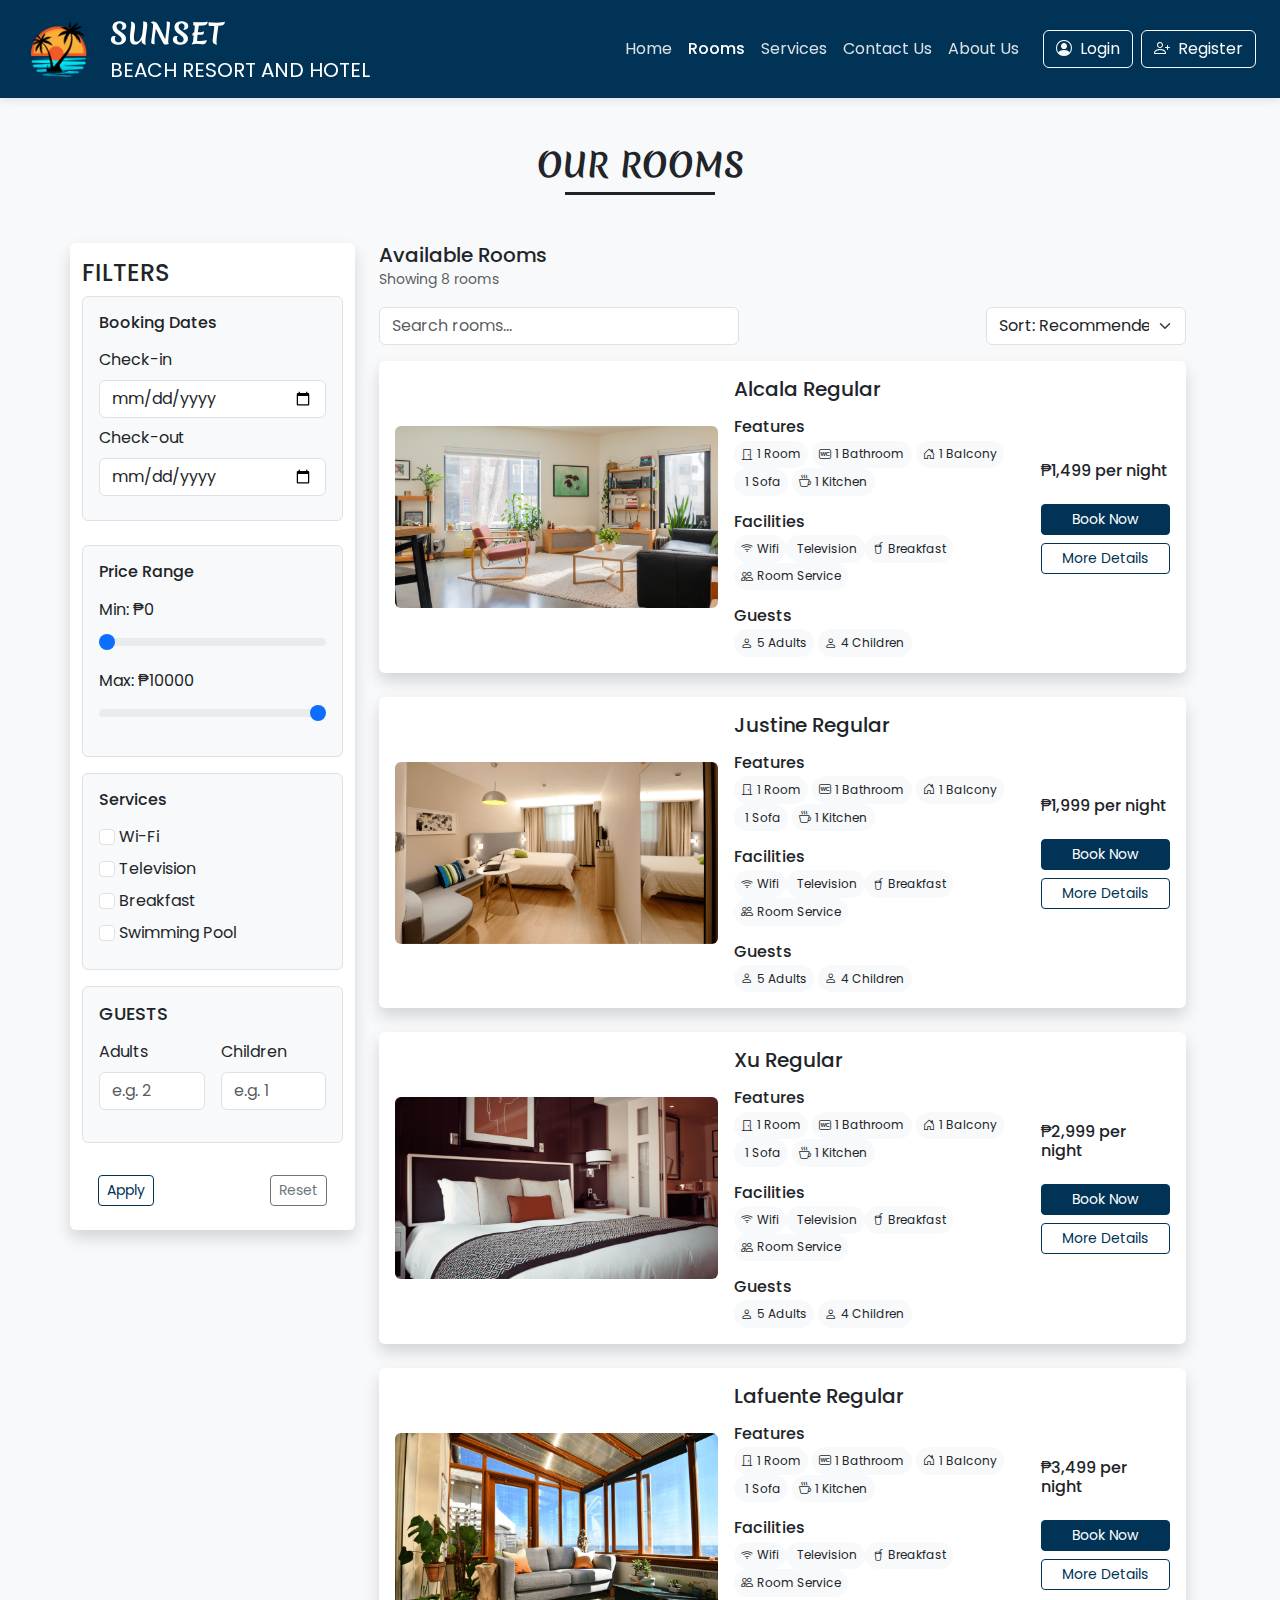
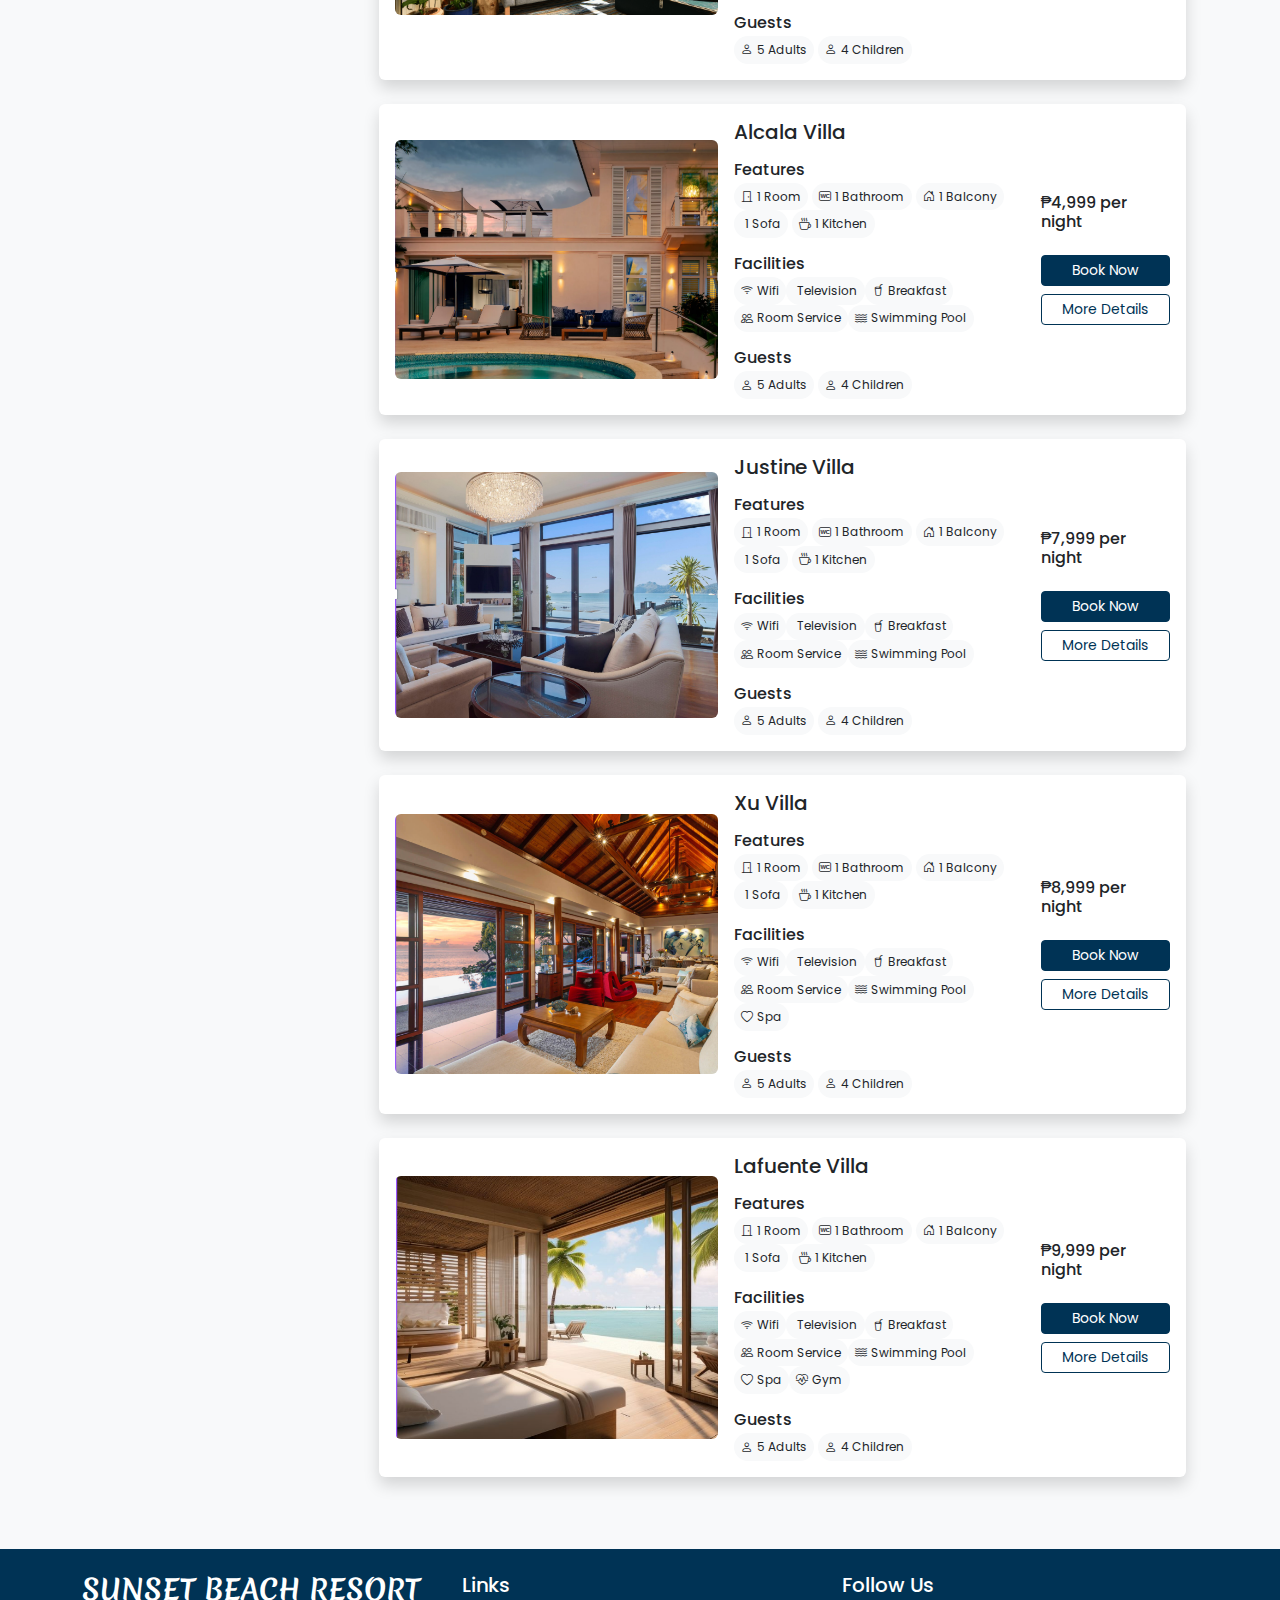
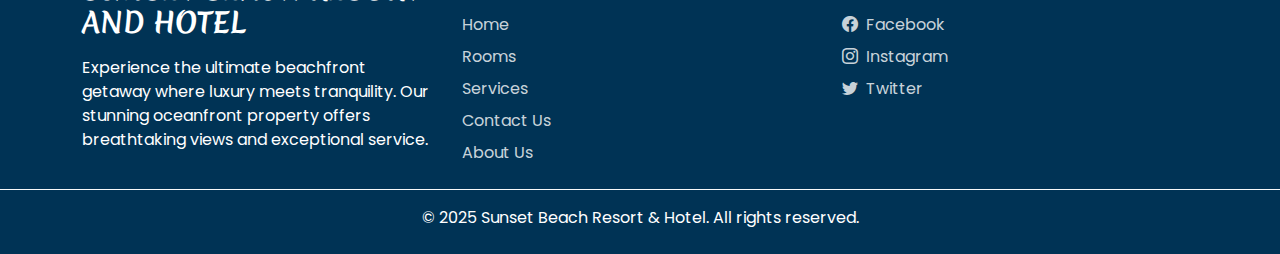
<file: rooms.html>
<!DOCTYPE html>
<html lang="en">
<head>
    <meta charset="UTF-8">
    <meta name="viewport" content="width=device-width, initial-scale=1.0">
    <title>Rooms - Sunset Beach Resort</title>
    <link href="https://cdn.jsdelivr.net/npm/bootstrap@5.0.2/dist/css/bootstrap.min.css" rel="stylesheet">
    <link rel="stylesheet" href="https://cdn.jsdelivr.net/npm/bootstrap-icons@1.13.1/font/bootstrap-icons.min.css">
    <link href="https://fonts.googleapis.com/css2?family=Merienda:wght@300..900&family=Poppins:wght@400;500;600&display=swap" rel="stylesheet">
    <link rel="stylesheet" href="styles.css">
    <link rel="icon" type="image/png" href="images/logo.png">
    <style>
        .booking-info-card {
            background: linear-gradient(135deg, #1e3c72 0%, #2a5298 50%, #ff6b35 100%);
            border-radius: 8px;
            padding: 20px;
            box-shadow: 0 2px 4px rgba(0,0,0,0.1);
            color: white;
        }
        .info-item {
            display: flex;
            justify-content: space-between;
            margin-bottom: 10px;
            padding-bottom: 10px;
            border-bottom: 1px solid rgba(255, 255, 255, 0.3);
        }
        .error-message {
            color: #dc3545;
            font-size: 0.875rem;
            margin-top: 4px;
        }
        .no-rooms-message {
            text-align: center;
            padding: 60px 20px;
        }
        .no-rooms-message i {
            font-size: 64px;
            color: #6c757d;
        }
    </style>
</head>
<body>
    <!-- Header Placeholder -->
    <div id="header-placeholder"></div>

    <!-- Rooms Page Content -->
    <div class="my-5 px-4">
        <h2 class="fw-bold h-font text-center">OUR ROOMS</h2>
        <div class="h-line bg-dark"></div>
    </div>

    <div class="container">
        <div class="row">
            <!-- Filters Sidebar -->
            <div class="col-lg-3 col-md-12 mb-lg-0 mb-4 px-0">
                <!-- Booking Info Card -->
                <div id="bookingInfoCard" style="display: none;" class="booking-info-card mb-3">
                    <h6 class="mb-3"><i class="bi bi-calendar-check me-2"></i>Your Booking Details</h6>
                    <div class="info-item">
                        <span>Check-in:</span>
                        <strong id="displayCheckin">-</strong>
                    </div>
                    <div class="info-item">
                        <span>Check-out:</span>
                        <strong id="displayCheckout">-</strong>
                    </div>
                    <div class="info-item">
                        <span>Duration:</span>
                        <strong id="displayDays">-</strong>
                    </div>
                    <div class="info-item">
                        <span>Guests:</span>
                        <strong id="displayGuests">-</strong>
                    </div>
                    <button class="btn btn-sm btn-light w-100 mt-3" onclick="window.location.href='index.html'">
                        <i class="bi bi-pencil me-2"></i>Modify Dates
                    </button>
                </div>
                <nav class="navbar navbar-expand-lg rounded shadow sidebar-white">
                    <div class="container-fluid flex-lg-column align-items-stretch">
                        <h4 class="mt-2">FILTERS</h4>
                        <!-- Date Filter -->
                        <div class="border bg-light p-3 rounded mb-3">
                            <h6 class="mb-3">Booking Dates</h6>
                            <div class="mb-2">
                                <label for="filterCheckin" class="form-label">Check-in</label>
                                <input type="date" id="filterCheckin" class="form-control shadow-none" onchange="validateDates()">
                                <div id="filterCheckinError" class="error-message"></div>
                            </div>
                            <div class="mb-2">
                                <label for="filterCheckout" class="form-label">Check-out</label>
                                <input type="date" id="filterCheckout" class="form-control shadow-none" onchange="validateDates()">
                                <div id="filterCheckoutError" class="error-message"></div>
                            </div>
                        </div>
                        <button class="navbar-toggler shadow-none" type="button" data-bs-toggle="collapse" data-bs-target="#filterDropdown">
                            <span class="navbar-toggler-icon"></span>
                        </button>
                        <div class="collapse navbar-collapse flex-column align-items-stretch mt-2" id="filterDropdown">
                            
                              <!-- Price Range Filter -->
                            <div class="border bg-light p-3 rounded mb-3">
                                <h6 class="mb-3">Price Range</h6>
                                <div class="mb-2">
                                    <label for="minPrice" class="form-label">Min: ₱<span id="minPriceValue">0</span></label>
                                    <input type="range" class="form-range" id="minPrice" min="0" max="10000" step="500" value="0" oninput="updatePriceRange()">
                                </div>
                                <div class="mb-2">
                                    <label for="maxPrice" class="form-label">Max: ₱<span id="maxPriceValue">10000</span></label>
                                    <input type="range" class="form-range" id="maxPrice" min="0" max="10000" step="500" value="10000" oninput="updatePriceRange()">
                                </div>
                            </div>

                            <div class="border bg-light p-3 rounded mb-3">
                                <h6 class="mb-3">Services</h6>
                                <div class="mb-2">
                                    <input type="checkbox" class="form-check-input service-filter" value="wifi" id="f_wifi">
                                    <label class="form-check-label" for="f_wifi">Wi-Fi</label>
                                </div>
                                <div class="mb-2">
                                    <input type="checkbox" class="form-check-input service-filter" value="tv" id="f_tv">
                                    <label class="form-check-label" for="f_tv">Television</label>
                                </div>
                                <div class="mb-2">
                                    <input type="checkbox" class="form-check-input service-filter" value="breakfast" id="f_breakfast">
                                    <label class="form-check-label" for="f_breakfast">Breakfast</label>
                                </div>
                                <div class="mb-2">
                                    <input type="checkbox" class="form-check-input service-filter" value="pool" id="f_pool">
                                    <label class="form-check-label" for="f_pool">Swimming Pool</label>
                                </div>
                            </div>
                            <div class="border bg-light p-3 rounded mb-3">
                                <h4 class="mb-3" style="font-size: 18px;">GUESTS</h4>
                                <div class="d-flex">
                                    <div class="me-3" style="flex:1;">
                                        <label class="form-label" for="filterAdults">Adults</label>
                                        <input id="filterAdults" type="number" min="0" class="form-control shadow-none mb-3" placeholder="e.g. 2">
                                    </div>
                                    <div style="flex:1;">
                                        <label class="form-label" for="filterChildren">Children</label>
                                        <input id="filterChildren" type="number" min="0" class="form-control shadow-none mb-3" placeholder="e.g. 1">
                                    </div>
                                </div>
                            </div>
                            <div class="d-flex justify-content-between p-3">
                                <button class="btn btn-sm text-white shadow-none" style="background-color: white; color: var(--primary-color) !important; border: 1px solid var(--primary-color);" onclick="applyFilters()">Apply</button>
                                <button class="btn btn-sm shadow-none" style="background-color: white; color: #6c757d; border: 1px solid #6c757d;" onclick="resetFilters()">Reset</button>
                            </div>
                        </div>
                    </div>
                </nav>
            </div>

            <!-- Rooms List -->
            <div class="col-lg-9 col-md-12 px-4">
                <div class="d-flex justify-content-between align-items-center mb-3">
                    <div>
                        <h5 class="mb-0">Available Rooms</h5>
                        <small class="text-muted" id="resultsCount">Showing 8 rooms</small>
                    </div>
                </div>
                <div class="d-flex justify-content-between align-items-center mb-3">
                    <input type="text" id="roomSearch" class="form-control shadow-none me-2" placeholder="Search rooms..." style="max-width:360px;" oninput="applyFilters()">
                    <select id="roomSort" class="form-select shadow-none" style="max-width:200px;" onchange="sortRooms()">
                        <option value="default">Sort: Recommended</option>
                        <option value="price-asc">Price: Low to High</option>
                        <option value="price-desc">Price: High to Low</option>
                    </select>
                </div>
                <div id="roomsList"></div>
            </div>
        </div>
    </div>

    <!-- Footer Placeholder -->
    <div id="footer-placeholder"></div>

    <script src="https://cdn.jsdelivr.net/npm/bootstrap@5.0.2/dist/js/bootstrap.bundle.min.js"></script>
    <script src="loadComponents.js"></script>
    <script src="app.js"></script>
    <script>
        const roomsData = [
            {id: 1, name: 'Alcala Regular', price: 1499, capacity: 5, adults: 5, children: 4, image: 'images/rooms/1.jpg', facilities: ['Wifi', 'Television', 'Breakfast', 'Room Service'], services: ['wifi', 'tv', 'breakfast']},
            {id: 2, name: 'Justine Regular', price: 1999, capacity: 5, adults: 5, children: 4, image: 'images/rooms/2.png', facilities: ['Wifi', 'Television', 'Breakfast', 'Room Service'], services: ['wifi', 'tv', 'breakfast']},
            {id: 3, name: 'Xu Regular', price: 2999, capacity: 5, adults: 5, children: 4, image: 'images/rooms/3.png', facilities: ['Wifi', 'Television', 'Breakfast', 'Room Service'], services: ['wifi', 'tv', 'breakfast']},
            {id: 4, name: 'Lafuente Regular', price: 3499, capacity: 5, adults: 5, children: 4, image: 'images/rooms/4.png', facilities: ['Wifi', 'Television', 'Breakfast', 'Room Service'], services: ['wifi', 'tv', 'breakfast']},
            {id: 5, name: 'Alcala Villa', price: 4999, capacity: 5, adults: 5, children: 4, image: 'images/rooms/alcalavilla.png', facilities: ['Wifi', 'Television', 'Breakfast', 'Room Service', 'Swimming Pool'], services: ['wifi', 'tv', 'breakfast', 'pool']},
            {id: 6, name: 'Justine Villa', price: 7999, capacity: 5, adults: 5, children: 4, image: 'images/rooms/xuvilla.png', facilities: ['Wifi', 'Television', 'Breakfast', 'Room Service', 'Swimming Pool'], services: ['wifi', 'tv', 'breakfast', 'pool']},
            {id: 7, name: 'Xu Villa', price: 8999, capacity: 5, adults: 5, children: 4, image: 'images/rooms/110.png', facilities: ['Wifi', 'Television', 'Breakfast', 'Room Service', 'Swimming Pool', 'Spa'], services: ['wifi', 'tv', 'breakfast', 'pool']},
            {id: 8, name: 'Lafuente Villa', price: 9999, capacity: 5, adults: 5, children: 4, image: 'images/rooms/laf.png', facilities: ['Wifi', 'Television', 'Breakfast', 'Room Service', 'Swimming Pool', 'Spa', 'Gym'], services: ['wifi', 'tv', 'breakfast', 'pool']},
        ];

        let filteredRooms = [...roomsData];
        let currentSort = 'default';
        let bookingData = null;

        function formatDate(dateString) {
            const date = new Date(dateString);
            const options = { year: 'numeric', month: 'short', day: 'numeric' };
            return date.toLocaleDateString('en-US', options);
        }

        function loadBookingData() {
            const storedData = sessionStorage.getItem('bookingData');
            if (storedData) {
                bookingData = JSON.parse(storedData);
                
                document.getElementById('bookingInfoCard').style.display = 'block';
                document.getElementById('displayCheckin').textContent = formatDate(bookingData.checkin);
                document.getElementById('displayCheckout').textContent = formatDate(bookingData.checkout);
                document.getElementById('displayDays').textContent = `${bookingData.days} night${bookingData.days > 1 ? 's' : ''}`;
                document.getElementById('displayGuests').textContent = `${bookingData.adults} adult${bookingData.adults > 1 ? 's' : ''}, ${bookingData.children} child${bookingData.children !== 1 ? 'ren' : ''}`;
                
                document.getElementById('filterCheckin').value = bookingData.checkin;
                document.getElementById('filterCheckout').value = bookingData.checkout;
                
                document.getElementById('filterCheckin').setAttribute('min', new Date().toISOString().split('T')[0]);
                document.getElementById('filterCheckout').setAttribute('min', bookingData.checkin);
            } else {
                const today = new Date().toISOString().split('T')[0];
                document.getElementById('filterCheckin').setAttribute('min', today);
                document.getElementById('filterCheckout').setAttribute('min', today);
            }
        }

        function validateDates() {
            const checkin = document.getElementById('filterCheckin').value;
            const checkout = document.getElementById('filterCheckout').value;
            
            document.getElementById('filterCheckinError').textContent = '';
            document.getElementById('filterCheckoutError').textContent = '';
            
            if (checkin && checkout) {
                const checkinDate = new Date(checkin);
                const checkoutDate = new Date(checkout);
                const today = new Date();
                today.setHours(0, 0, 0, 0);
                
                if (checkinDate < today) {
                    document.getElementById('filterCheckinError').textContent = 'Cannot be in the past';
                    return false;
                }
                
                if (checkoutDate <= checkinDate) {
                    document.getElementById('filterCheckoutError').textContent = 'Must be after check-in';
                    return false;
                }
                
                document.getElementById('filterCheckout').setAttribute('min', checkin);
            }
            
            updateFilterCount();
            return true;
        }

        function renderRoomCard(room) {
            const totalPrice = bookingData ? (room.price * bookingData.days).toLocaleString() : room.price.toLocaleString();
            const priceLabel = bookingData ? `₱${totalPrice} total (${bookingData.days} night${bookingData.days > 1 ? 's' : ''})` : `₱${room.price.toLocaleString()} per night`;
            
            return `
                <div class="card mb-4 border-o shadow room-card" data-name="${room.name}" data-price="${room.price}" data-services="${room.services.join(',')}" data-adults="${room.adults}" data-children="${room.children}"> 
                    <div class="row g-0 p-3 align-items-center">
                        <div class="col-md-5 mb-lg-0 mb-md-0 mb-3">
                            <img src="${room.image}" class="img-fluid rounded">
                        </div>
                        <div class="col-md-5 px-lg-3 px-md-3 px-0">
                            <h5 class="mb-3">${room.name}</h5>
                            <div class="features mb-3"> 
                                <h6 class="mb-1">Features</h6>
                                <span class="badge rounded-pill bg-light text-dark text-wrap lh-base">
                                    <i class="bi bi-door-closed me-1"></i>1 Room
                                </span>
                                <span class="badge rounded-pill bg-light text-dark text-wrap lh-base">
                                    <i class="bi bi-badge-wc me-1"></i>1 Bathroom
                                </span>
                                <span class="badge rounded-pill bg-light text-dark text-wrap lh-base">
                                    <i class="bi bi-house-door me-1"></i>1 Balcony
                                </span>
                                <span class="badge rounded-pill bg-light text-dark text-wrap lh-base">
                                    <i class="bi bi-couch me-1"></i>1 Sofa
                                </span>
                                <span class="badge rounded-pill bg-light text-dark text-wrap lh-base">
                                    <i class="bi bi-cup-hot me-1"></i>1 Kitchen
                                </span>
                            </div>

                            <div class="facilities mb-3"> 
                                <h6 class="mb-1">Facilities</h6>
                                ${room.facilities.map(f => {
                                    const icons = {
                                        'Wifi': 'bi-wifi',
                                        'Television': 'bi-television',
                                        'Breakfast': 'bi-cup-straw',
                                        'Room Service': 'bi-people',
                                        'Swimming Pool': 'bi-water',
                                        'Spa': 'bi-heart',
                                        'Gym': 'bi-heart-pulse'
                                    };
                                    return `<span class="badge rounded-pill bg-light text-dark text-wrap lh-base">
                                        <i class="bi ${icons[f] || 'bi-check-circle'} me-1"></i>${f}
                                    </span>`;
                                }).join('')}
                            </div>
                            <div class="guests"> 
                                <h6 class="mb-1">Guests</h6>
                                <span class="badge rounded-pill bg-light text-dark text-wrap lh-base">
                                    <i class="bi bi-person me-1"></i>${room.adults} Adults
                                </span>
                                <span class="badge rounded-pill bg-light text-dark text-wrap lh-base">
                                    <i class="bi bi-person me-1"></i>${room.children} Children
                                </span>
                            </div>
                        </div>
                      <div class="col-md-2 text-align-center">
    <h6 class="mb-4">${priceLabel}</h6>
    <a href="booking.html?room_id=${room.id}" class="btn btn-sm w-100 btn-primary shadow-none mb-2" style="background-color: #003355; border-color: #003355;">Book Now</a>
    <a href="room_details.html?id=${room.id}" class="btn btn-sm w-100 btn-outline-primary shadow-none" style="color: #003355; border-color: #003355;">More Details</a>
</div>

                    </div>
                </div>
            `;
        }

        function renderNoRooms() {
            return `
                <div class="no-rooms-message">
                    <i class="bi bi-search"></i>
                    <h4 class="mt-3">No rooms found</h4>
                    <p>Try adjusting your filters or search terms</p>
                    <button class="btn btn-primary" onclick="resetFilters()">Clear All Filters</button>
                </div>
            `;
        }

        function renderAllRooms() {
            const roomsList = document.getElementById('roomsList');
            if (filteredRooms.length === 0) {
                roomsList.innerHTML = renderNoRooms();
            } else {
                roomsList.innerHTML = filteredRooms.map(room => renderRoomCard(room)).join('');
            }
            updateResultsCount();
        }

        function updateResultsCount() {
            const count = filteredRooms.length;
            document.getElementById('resultsCount').textContent = `Showing ${count} room${count !== 1 ? 's' : ''}`;
        }

        function updateFilterCount() {
            const serviceCount = document.querySelectorAll('.service-filter:checked').length;
            const typeCount = document.querySelectorAll('.type-filter:checked').length;
            const minPrice = parseInt(document.getElementById('minPrice').value);
            const maxPrice = parseInt(document.getElementById('maxPrice').value);
            const priceChanged = minPrice > 0 || maxPrice < 10000;
            const checkin = document.getElementById('filterCheckin').value;
            const checkout = document.getElementById('filterCheckout').value;
            const datesSet = checkin && checkout;
            
            const totalFilters = serviceCount + typeCount + (priceChanged ? 1 : 0) + (datesSet ? 1 : 0);
            document.getElementById('filterCount').textContent = totalFilters;
        }

       function updatePriceRange() {
            let minPrice = parseInt(document.getElementById('minPrice').value);
            let maxPrice = parseInt(document.getElementById('maxPrice').value);
            
            if (minPrice > maxPrice) {
                minPrice = maxPrice;
                document.getElementById('minPrice').value = minPrice;
            }
            
            document.getElementById('minPriceValue').textContent = minPrice.toLocaleString();
            document.getElementById('maxPriceValue').textContent = maxPrice.toLocaleString();
            
            updateFilterCount();
        }

        function applyFilters() {
            if (!validateDates()) {
                return;
            }
            
            // Update booking data if dates are set
            const checkin = document.getElementById('filterCheckin').value;
            const checkout = document.getElementById('filterCheckout').value;
            const filterAdults = parseInt(document.getElementById('filterAdults').value) || 0;
            const filterChildren = parseInt(document.getElementById('filterChildren').value) || 0;
            
            if (checkin && checkout) {
                const checkinDate = new Date(checkin);
                const checkoutDate = new Date(checkout);
                const days = Math.ceil((checkoutDate - checkinDate) / (1000 * 60 * 60 * 24));
                
                bookingData = {
                    checkin: checkin,
                    checkout: checkout,
                    days: days,
                    adults: filterAdults || (bookingData ? bookingData.adults : 1),
                    children: filterChildren || (bookingData ? bookingData.children : 0),
                    totalGuests: (filterAdults || (bookingData ? bookingData.adults : 1)) + (filterChildren || (bookingData ? bookingData.children : 0))
                };
                
                // Update the booking info card
                document.getElementById('bookingInfoCard').style.display = 'block';
                document.getElementById('displayCheckin').textContent = formatDate(bookingData.checkin);
                document.getElementById('displayCheckout').textContent = formatDate(bookingData.checkout);
                document.getElementById('displayDays').textContent = `${bookingData.days} night${bookingData.days > 1 ? 's' : ''}`;
                document.getElementById('displayGuests').textContent = `${bookingData.adults} adult${bookingData.adults > 1 ? 's' : ''}, ${bookingData.children} child${bookingData.children !== 1 ? 'ren' : ''}`;
                
                // Save to sessionStorage
                sessionStorage.setItem('bookingData', JSON.stringify(bookingData));
            }
            
            const search = document.getElementById('roomSearch').value.toLowerCase().trim();
            const selectedServices = Array.from(document.querySelectorAll('.service-filter:checked')).map(cb => cb.value);
            const minPrice = parseInt(document.getElementById('minPrice').value);
            const maxPrice = parseInt(document.getElementById('maxPrice').value);
            
            filteredRooms = roomsData.filter(room => {
                const matchesSearch = !search || 
                    room.name.toLowerCase().includes(search) || 
                    room.facilities.some(f => f.toLowerCase().includes(search));
                
                const matchesServices = selectedServices.length === 0 || 
                    selectedServices.every(s => room.services.includes(s));
                
                const matchesPrice = room.price >= minPrice && room.price <= maxPrice;
                
                // Filter by guest capacity
                const matchesGuests = !bookingData || bookingData.totalGuests <= room.capacity;
                
                return matchesSearch && matchesServices && matchesPrice && matchesGuests;
            });
            
            applySortToFiltered();
            updateFilterCount();
            renderAllRooms();
        }

        function resetFilters() {
            document.getElementById('roomSearch').value = '';
            document.querySelectorAll('.service-filter').forEach(cb => cb.checked = false);
            
            document.getElementById('minPrice').value = 0;
            document.getElementById('maxPrice').value = 10000;
            document.getElementById('minPriceValue').textContent = '0';
            document.getElementById('maxPriceValue').textContent = '10,000';
            
            if (bookingData) {
                document.getElementById('filterCheckin').value = bookingData.checkin;
                document.getElementById('filterCheckout').value = bookingData.checkout;
            } else {
                document.getElementById('filterCheckin').value = '';
                document.getElementById('filterCheckout').value = '';
            }
            
            document.getElementById('filterAdults').value = '';
            document.getElementById('filterChildren').value = '';
            
            document.getElementById('filterCheckinError').textContent = '';
            document.getElementById('filterCheckoutError').textContent = '';
            
            document.getElementById('roomSort').value = 'default';
            currentSort = 'default';
            
            filteredRooms = [...roomsData];
            
            updateFilterCount();
            renderAllRooms();
        }

        function sortRooms() {
            currentSort = document.getElementById('roomSort').value;
            applySortToFiltered();
            renderAllRooms();
        }

        function applySortToFiltered() {
            if(currentSort === 'price-asc') {
                filteredRooms.sort((a, b) => a.price - b.price);
            } else if(currentSort === 'price-desc') {
                filteredRooms.sort((a, b) => b.price - a.price);
            } else {
                const originalOrder = roomsData.map(r => r.id);
                filteredRooms.sort((a, b) => originalOrder.indexOf(a.id) - originalOrder.indexOf(b.id));
            }
        }

        function openBooking(roomId) {
            const room = roomsData.find(r => r.id === roomId);
            if (room) {
                if (bookingData && bookingData.totalGuests > room.capacity) {
                    alert(`Sorry, ${room.name} has a maximum capacity of ${room.capacity} guests.\nYour booking is for ${bookingData.totalGuests} guests.\n\nPlease select a different room or modify your booking.`);
                    return;
                }
                
                let bookingMessage = `Booking ${room.name}\n`;
                
                if (bookingData) {
                    const totalPrice = room.price * bookingData.days;
                    bookingMessage += `\nCheck-in: ${formatDate(bookingData.checkin)}`;
                    bookingMessage += `\nCheck-out: ${formatDate(bookingData.checkout)}`;
                    bookingMessage += `\nDuration: ${bookingData.days} night${bookingData.days > 1 ? 's' : ''}`;
                    bookingMessage += `\nGuests: ${bookingData.adults} adult${bookingData.adults > 1 ? 's' : ''}, ${bookingData.children} child${bookingData.children !== 1 ? 'ren' : ''}`;
                    bookingMessage += `\n\nPrice per night: ₱${room.price.toLocaleString()}`;
                    bookingMessage += `\nTotal Price: ₱${totalPrice.toLocaleString()}`;
                } else {
                    bookingMessage += `Price: ₱${room.price.toLocaleString()} per night`;
                    bookingMessage += `\n\nPlease select check-in and check-out dates to see the total price.`;
                }
                
                bookingMessage += `\n\nThis feature will redirect to booking page.`;
                alert(bookingMessage);
            }
        }

        document.addEventListener('DOMContentLoaded', function() {
            loadBookingData();
            renderAllRooms();
            updateFilterCount();
            
            document.querySelectorAll('.service-filter').forEach(checkbox => {
                checkbox.addEventListener('change', updateFilterCount);
            });
            
            document.getElementById('filterCheckin').addEventListener('change', validateDates);
            document.getElementById('filterCheckout').addEventListener('change', validateDates);
        });
    </script>
</body>
</html>
</file>
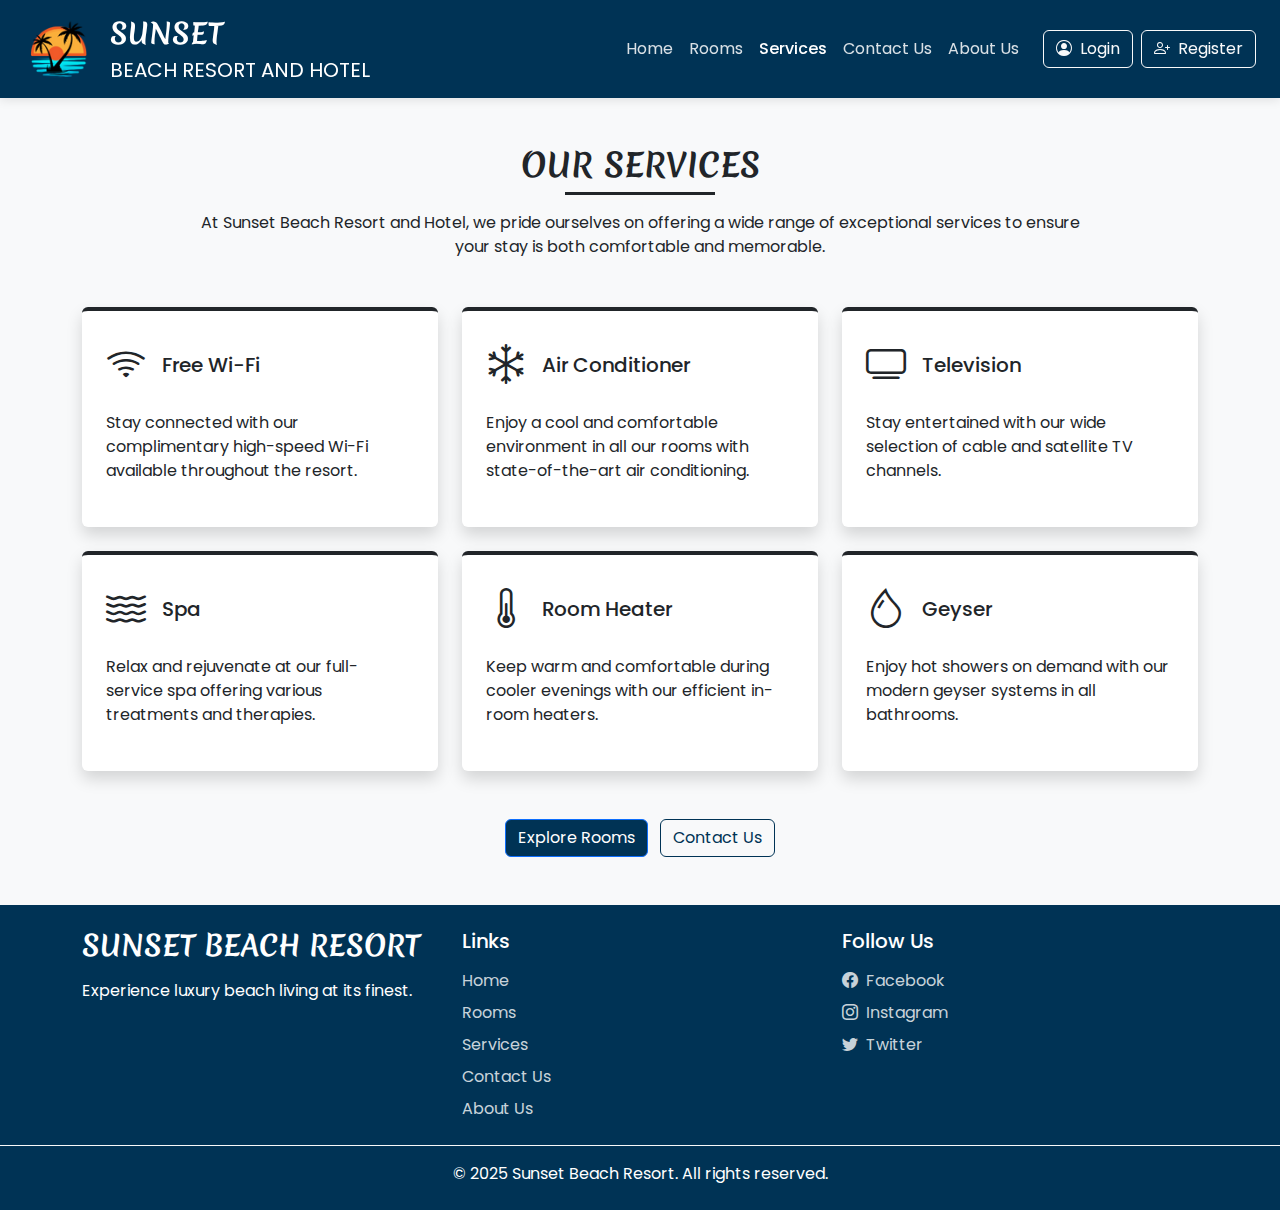
<file: services.html>
<!DOCTYPE html>
<html lang="en">
<head>
    <meta charset="UTF-8">
    <meta name="viewport" content="width=device-width, initial-scale=1.0">
    <title>Services - Sunset Beach Resort</title>
    <link href="https://cdn.jsdelivr.net/npm/bootstrap@5.0.2/dist/css/bootstrap.min.css" rel="stylesheet">
    <link rel="stylesheet" href="https://cdn.jsdelivr.net/npm/bootstrap-icons@1.13.1/font/bootstrap-icons.min.css">
    <link href="https://fonts.googleapis.com/css2?family=Merienda:wght@300..900&family=Poppins:wght@400;500;600&display=swap" rel="stylesheet">
      <link rel="icon" type="image/png" href="images/logo.png">
    <style>
        :root {
            --primary-color: #003355;
            --secondary-color: #18b39b;
            --accent-color: #f34208;
        }
        
        body {
            font-family: 'Poppins', sans-serif;
            background-color: #f8f9fa;
        }
        
        .h-font {
            font-family: 'Merienda', cursive;
        }
        
        .h-line {
            width: 150px;
            height: 3px;
            margin: 0 auto;
        }
        
        .navbar {
            background-color: var(--primary-color) !important;
            box-shadow: 0 2px 10px rgba(0,0,0,0.1);
        }
        
        .nav-link {
            color: rgba(255,255,255,0.85) !important;
            transition: color 0.3s;
        }
        
        .nav-link:hover, .nav-link.active {
            color: white !important;
            font-weight: 500;
        }
        
        .service-card {
            min-height: 220px;
        }
        
        .pop {
            transition: all 0.3s;
        }
        
        .pop:hover {
            border-top-color: var(--accent-color) !important;
            transform: scale(1.03);
        }
        
        footer {
            background-color: var(--primary-color);
            color: white;
        }
        
        footer a {
            color: rgba(255,255,255,0.8);
            text-decoration: none;
        }
        
        footer a:hover {
            color: white;
        }
    </style>
</head>
<body>

    <!-- Header Placeholder -->
    <div id="header-placeholder"></div>
    
    
 
    <!-- Services Page Content -->
    <div class="my-5 px-4">
        <h2 class="fw-bold h-font text-center">OUR SERVICES</h2>
        <div class="h-line bg-dark"></div>
        <p class="text-center mt-3 mx-auto" style="max-width:900px;">
            At Sunset Beach Resort and Hotel, we pride ourselves on offering a wide range of exceptional services to ensure your stay is both comfortable and memorable.
        </p>
    </div>

    <div class="container">
        <div class="row g-4">
            <div class="col-12 col-sm-6 col-md-4">
                <div class="bg-white rounded shadow p-4 border-top border-4 border-dark pop service-card">
                    <div class="d-flex align-items-center mb-3">
                        <i class="bi bi-wifi" style="font-size: 2.5rem;"></i>
                        <h5 class="m-0 ms-3">Free Wi-Fi</h5>
                    </div>
                    <p class="mb-0">Stay connected with our complimentary high-speed Wi-Fi available throughout the resort.</p>
                </div>
            </div>
            <div class="col-12 col-sm-6 col-md-4">
                <div class="bg-white rounded shadow p-4 border-top border-4 border-dark pop service-card">
                    <div class="d-flex align-items-center mb-3">
                        <i class="bi bi-snow" style="font-size: 2.5rem;"></i>
                        <h5 class="m-0 ms-3">Air Conditioner</h5>
                    </div>
                    <p class="mb-0">Enjoy a cool and comfortable environment in all our rooms with state-of-the-art air conditioning.</p>
                </div>
            </div>
            <div class="col-12 col-sm-6 col-md-4">
                <div class="bg-white rounded shadow p-4 border-top border-4 border-dark pop service-card">
                    <div class="d-flex align-items-center mb-3">
                        <i class="bi bi-tv" style="font-size: 2.5rem;"></i>
                        <h5 class="m-0 ms-3">Television</h5>
                    </div>
                    <p class="mb-0">Stay entertained with our wide selection of cable and satellite TV channels.</p>
                </div>
            </div>
            <div class="col-12 col-sm-6 col-md-4">
                <div class="bg-white rounded shadow p-4 border-top border-4 border-dark pop service-card">
                    <div class="d-flex align-items-center mb-3">
                        <i class="bi bi-water" style="font-size: 2.5rem;"></i>
                        <h5 class="m-0 ms-3">Spa</h5>
                    </div>
                    <p class="mb-0">Relax and rejuvenate at our full-service spa offering various treatments and therapies.</p>
                </div>
            </div>
            <div class="col-12 col-sm-6 col-md-4">
                <div class="bg-white rounded shadow p-4 border-top border-4 border-dark pop service-card">
                    <div class="d-flex align-items-center mb-3">
                        <i class="bi bi-thermometer-half" style="font-size: 2.5rem;"></i>
                        <h5 class="m-0 ms-3">Room Heater</h5>
                    </div>
                    <p class="mb-0">Keep warm and comfortable during cooler evenings with our efficient in-room heaters.</p>
                </div>
            </div>
            <div class="col-12 col-sm-6 col-md-4">
                <div class="bg-white rounded shadow p-4 border-top border-4 border-dark pop service-card">
                    <div class="d-flex align-items-center mb-3">
                        <i class="bi bi-droplet" style="font-size: 2.5rem;"></i>
                        <h5 class="m-0 ms-3">Geyser</h5>
                    </div>
                    <p class="mb-0">Enjoy hot showers on demand with our modern geyser systems in all bathrooms.</p>
                </div>
            </div>
        </div>

        <div class="row mt-5">
            <div class="col-12 text-center">
                <a href="rooms.html" class="btn btn-primary shadow-none me-2" style="background-color:#003355;">Explore Rooms</a>
                <a href="contact.html" class="btn btn-outline-primary shadow-none" style="color:#003355; border-color:#003355;">Contact Us</a>
            </div>
        </div>
    </div>

    <!-- Footer -->
    <footer class="py-4 mt-5">
        <div class="container">
            <div class="row">
                <div class="col-lg-4 mb-3">
                    <h3 class="h-font fw-bold mb-3">SUNSET BEACH RESORT</h3>
                    <p>Experience luxury beach living at its finest.</p>
                </div>
                <div class="col-lg-4 mb-3">
                    <h5 class="mb-3">Links</h5>
                    <a href="index.html" class="d-block mb-2">Home</a>
                    <a href="rooms.html" class="d-block mb-2">Rooms</a>
                    <a href="services.html" class="d-block mb-2">Services</a>
                    <a href="contact.html" class="d-block mb-2">Contact Us</a>
                    <a href="about.html" class="d-block mb-2">About Us</a>
                </div>
                <div class="col-lg-4 mb-3">
                    <h5 class="mb-3">Follow Us</h5>
                    <a href="#" class="d-block mb-2"><i class="bi bi-facebook me-2"></i>Facebook</a>
                    <a href="#" class="d-block mb-2"><i class="bi bi-instagram me-2"></i>Instagram</a>
                    <a href="#" class="d-block mb-2"><i class="bi bi-twitter me-2"></i>Twitter</a>
                </div>
            </div>
        </div>
        <div class="text-center pt-3 border-top border-light">
            <p class="mb-0">&copy; 2025 Sunset Beach Resort. All rights reserved.</p>
        </div>
    </footer>

    <script src="https://cdn.jsdelivr.net/npm/bootstrap@5.0.2/dist/js/bootstrap.bundle.min.js"></script>
<script src="loadComponents.js"></script>
<script src="app.js"></script>
</body>
</html>
</file>
<file: styles.css>
:root {
    --primary-color: #003355;
    --secondary-color: #18b39b;
    --accent-color: #f34208;
}

body {
    font-family: 'Poppins', sans-serif;
    background-color: #f8f9fa;
}

.h-font {
    font-family: 'Merienda', cursive;
}

.h-line {
    width: 150px;
    height: 3px;
    margin: 0 auto;
}

.navbar {
    background-color: var(--primary-color) !important;
    box-shadow: 0 2px 10px rgba(0,0,0,0.1);
}

.nav-link {
    color: rgba(255,255,255,0.85) !important;
    transition: color 0.3s;
}

.nav-link:hover, .nav-link.active {
    color: white !important;
    font-weight: 500;
}

/* Carousel */
.carousel-item {
    height: 450px;
}

.img-placeholder {
    background: linear-gradient(135deg, #667eea 0%, #764ba2 100%);
    display: flex;
    align-items: center;
    justify-content: center;
    color: white;
    font-size: 1.2rem;
    font-weight: 600;
}

/* Room Cards */
.room-card {
    border: none;
    transition: transform 0.3s, box-shadow 0.3s;
}

.room-card:hover {
    transform: translateY(-5px);
    box-shadow: 0 10px 30px rgba(0,0,0,0.15);
}

/* Services */
.service-card {
    min-height: 220px;
}

.pop {
    transition: all 0.3s;
}

.pop:hover {
    border-top-color: var(--accent-color) !important;
    transform: scale(1.03);
}

/* Team cards */
.box {
    border-top-color: var(--accent-color) !important;
    transition: all 0.3s;
}

.box:hover {
    transform: translateY(-10px);
    box-shadow: 0 10px 20px rgba(0,0,0,0.2);
}

/* Buttons */
.custom-bg {
    background-color: var(--secondary-color) !important;
    border: none;
}

.custom-bg:hover {
    background-color: #159885 !important;
}

.btn-primary {
    background-color: var(--primary-color) !important;
    border-color: var(--primary-color) !important;
}

.btn-primary:hover {
    background-color: var(--accent-color) !important;
    border-color: var(--accent-color) !important;
}

.btn-outline-primary {
    color: var(--primary-color) !important;
    border-color: var(--primary-color) !important;
}

.btn-outline-primary:hover {
    background-color: var(--accent-color) !important;
    border-color: var(--accent-color) !important;
    color: white !important;
}

.btn-outline-dark:hover {
    background-color: var(--accent-color) !important;
    border-color: var(--accent-color) !important;
    color: white !important;
}

/* Booking */
.booking-summary {
    background: linear-gradient(135deg, #667eea 0%, #764ba2 100%);
    color: white;
    padding: 20px;
    border-radius: 12px;
}

.capacity-warning {
    background-color: #fff3cd;
    border: 1px solid #ffc107;
    padding: 15px;
    border-radius: 8px;
}

.star {
    color: #ffc107;
}

/* Sidebar */
.sidebar-white {
    background-color: #ffffff !important;
}

/* Room Details */
.room-image {
    height: 420px;
    object-fit: cover;
    border-radius: 12px;
}

.detail-card {
    border-radius: 12px;
    box-shadow: 0 6px 18px rgba(0,0,0,0.08);
}

.badge {
    padding: 8px 12px;
    font-weight: 500;
}

.carousel-control-prev-icon,
.carousel-control-next-icon {
    background-color: rgba(0,0,0,0.5);
    border-radius: 50%;
    padding: 20px;
}

.review-card {
    border-left: 4px solid var(--secondary-color);
    padding: 16px;
    margin-bottom: 16px;
    background: #f8f9fa;
}

/* Footer */
footer {
    background-color: var(--primary-color);
    color: white;
}

footer a {
    color: rgba(255,255,255,0.8);
    text-decoration: none;
    transition: color 0.3s;
}

footer a:hover {
    color: white;
}





/* Responsive */


.room-image {
    transition: transform 0.3s ease;
}

.room-preview-card:hover .room-image {
    transform: scale(1.05);
}

.badge {
    font-weight: 400;
    padding: 0.4em 0.6em;
    font-size: 0.75rem;
}

.gap-1 {
    gap: 0.25rem !important;
}






/* booking card */

.booking-info-card {
    background: linear-gradient(135deg, var(--primary-color) 0%, var(--secondary-color) 100%);
    color: white;
    border-radius: 10px;
    padding: 15px;
    margin-bottom: 20px;
}

.booking-info-card .info-item {
    display: flex;
    justify-content: space-between;
    padding: 8px 0;
    border-bottom: 1px solid rgba(255,255,255,0.2);
}

.booking-info-card .info-item:last-child {
    border-bottom: none;
}

.error-message {
    color: #dc3545;
    font-size: 0.875rem;
    margin-top: 0.25rem;
}
</file>
